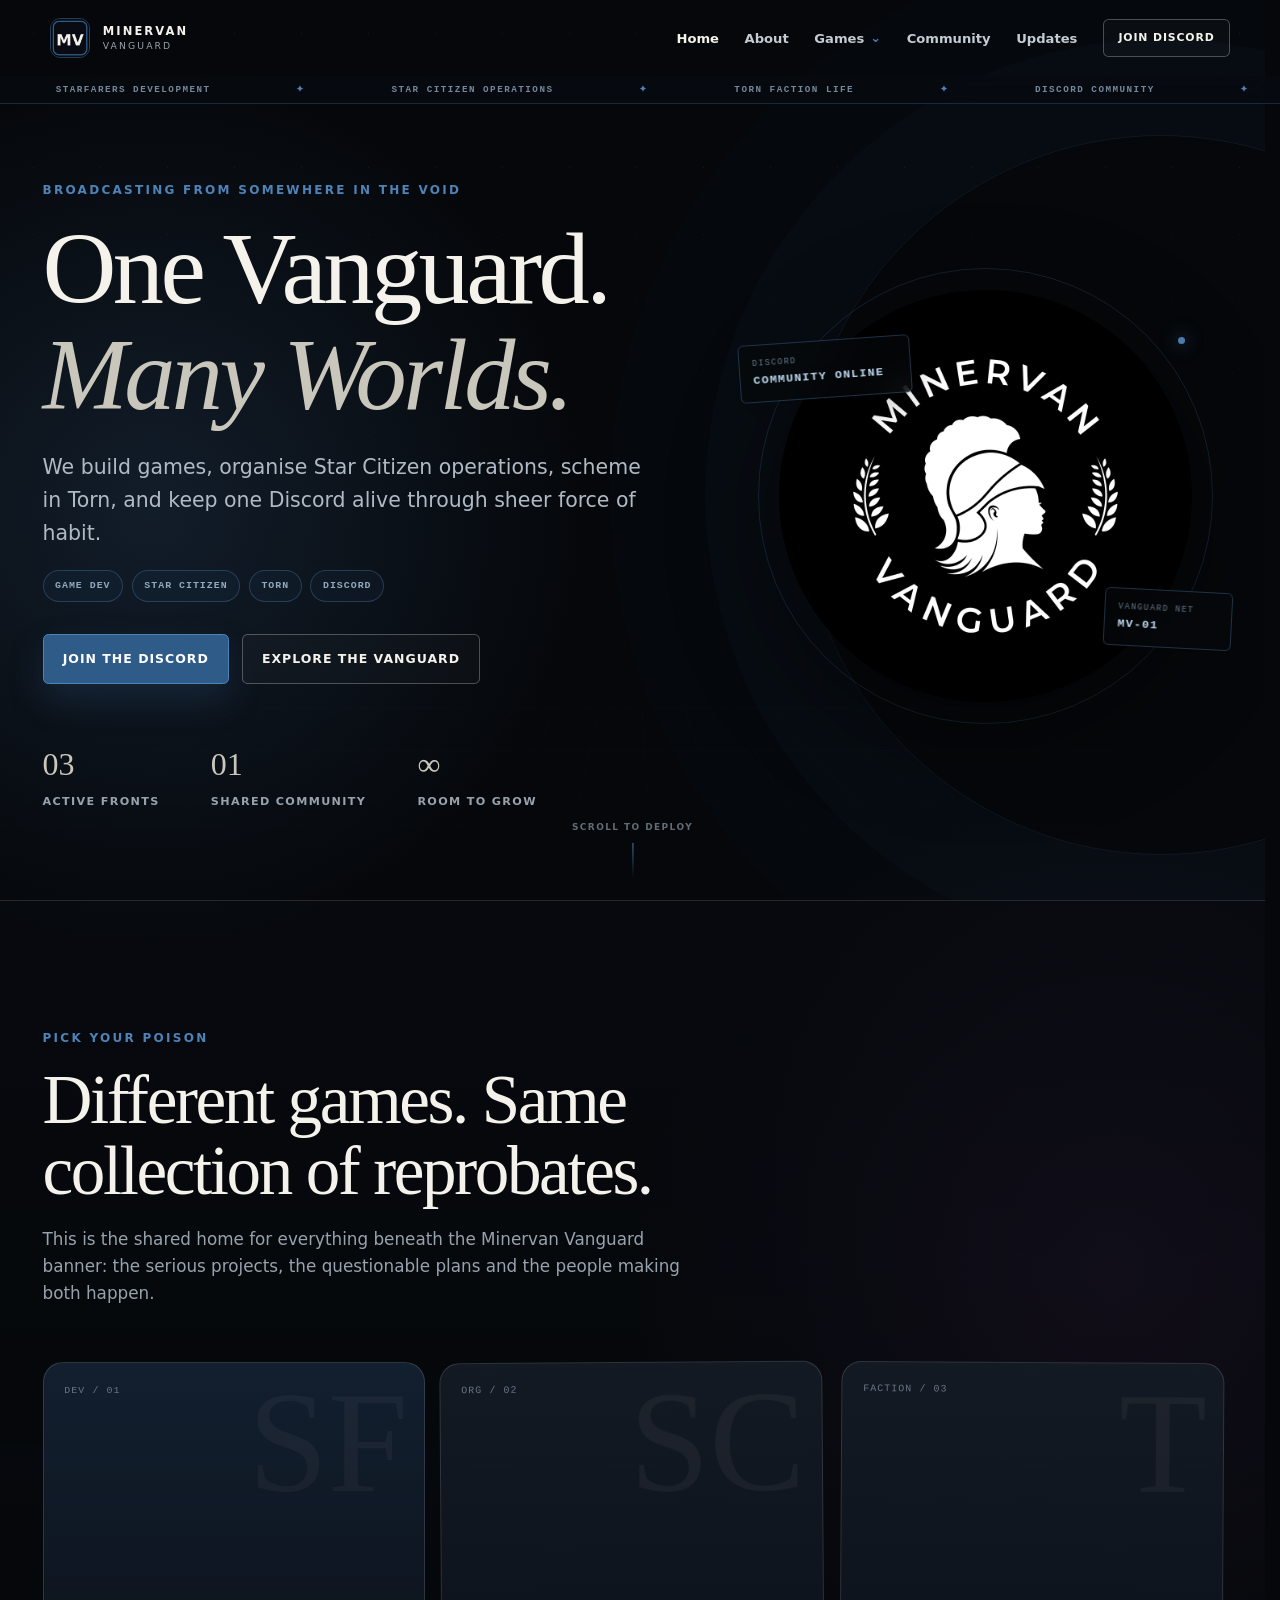
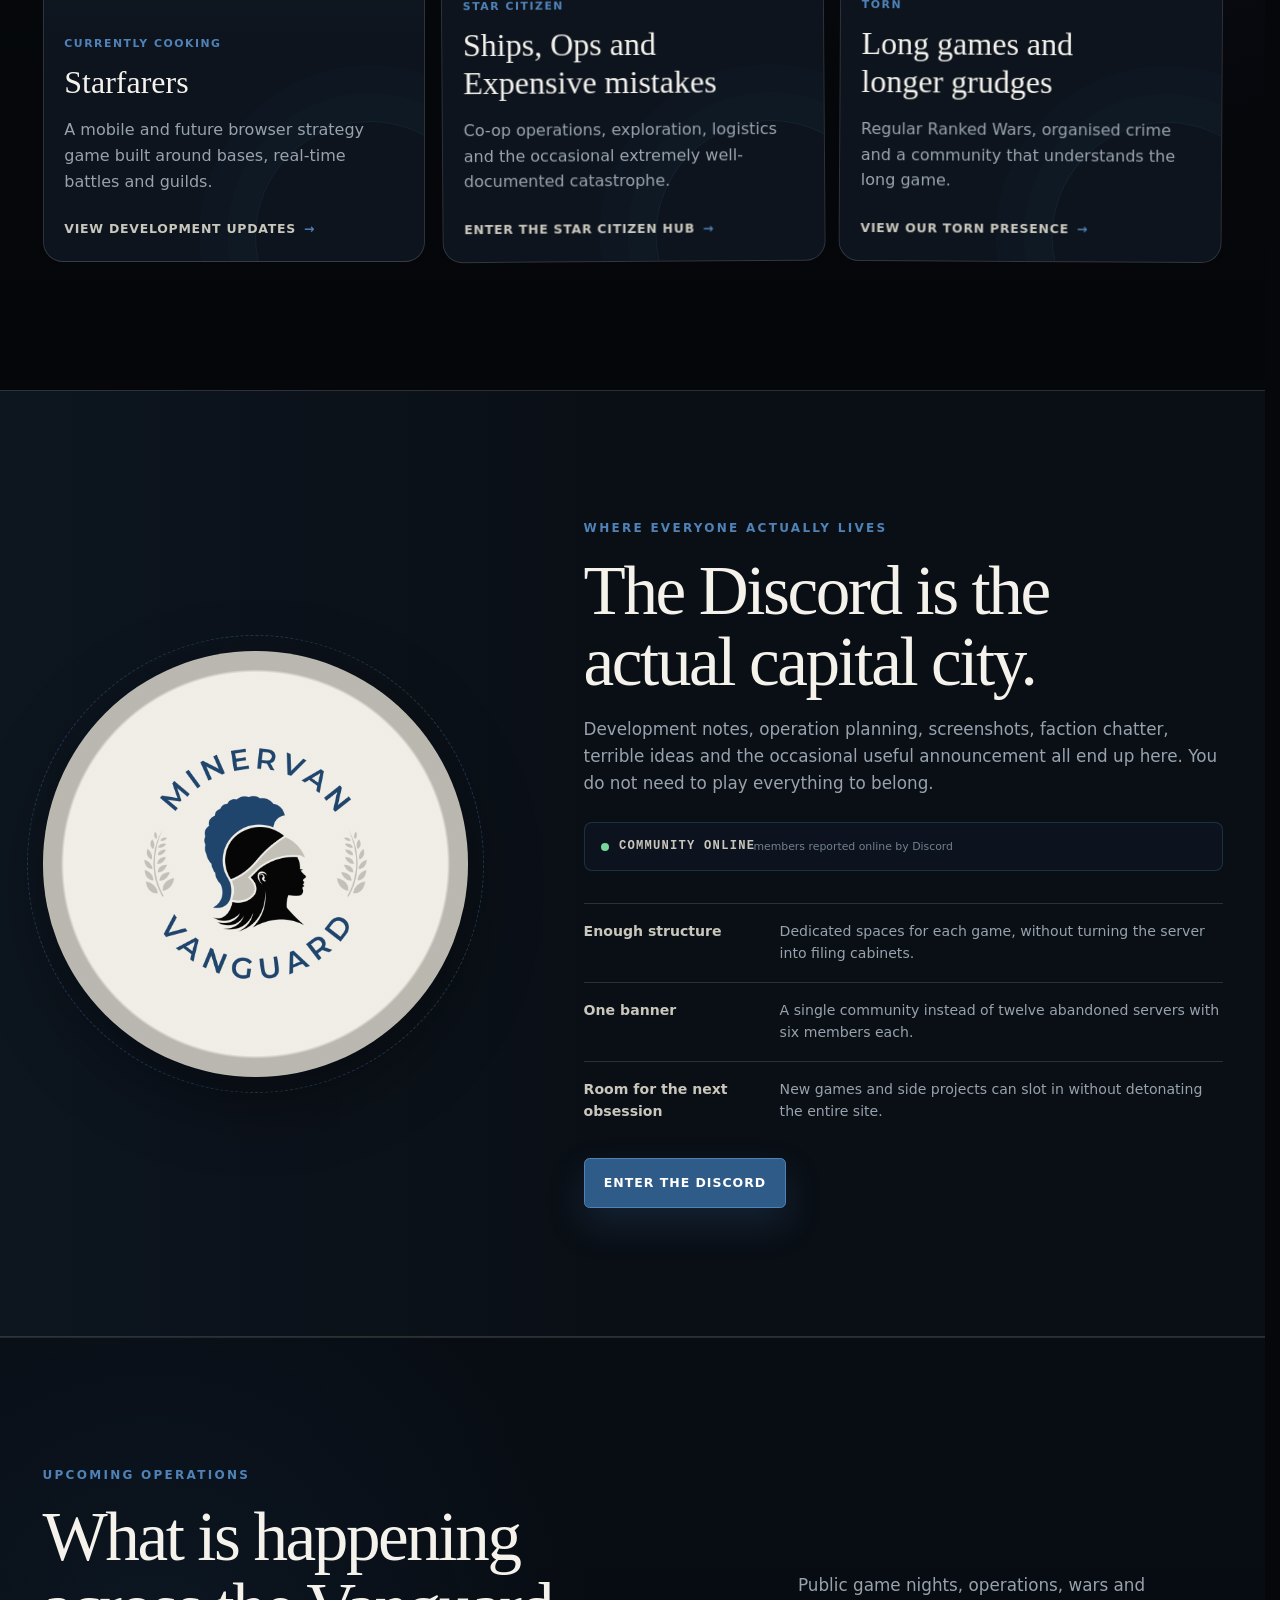
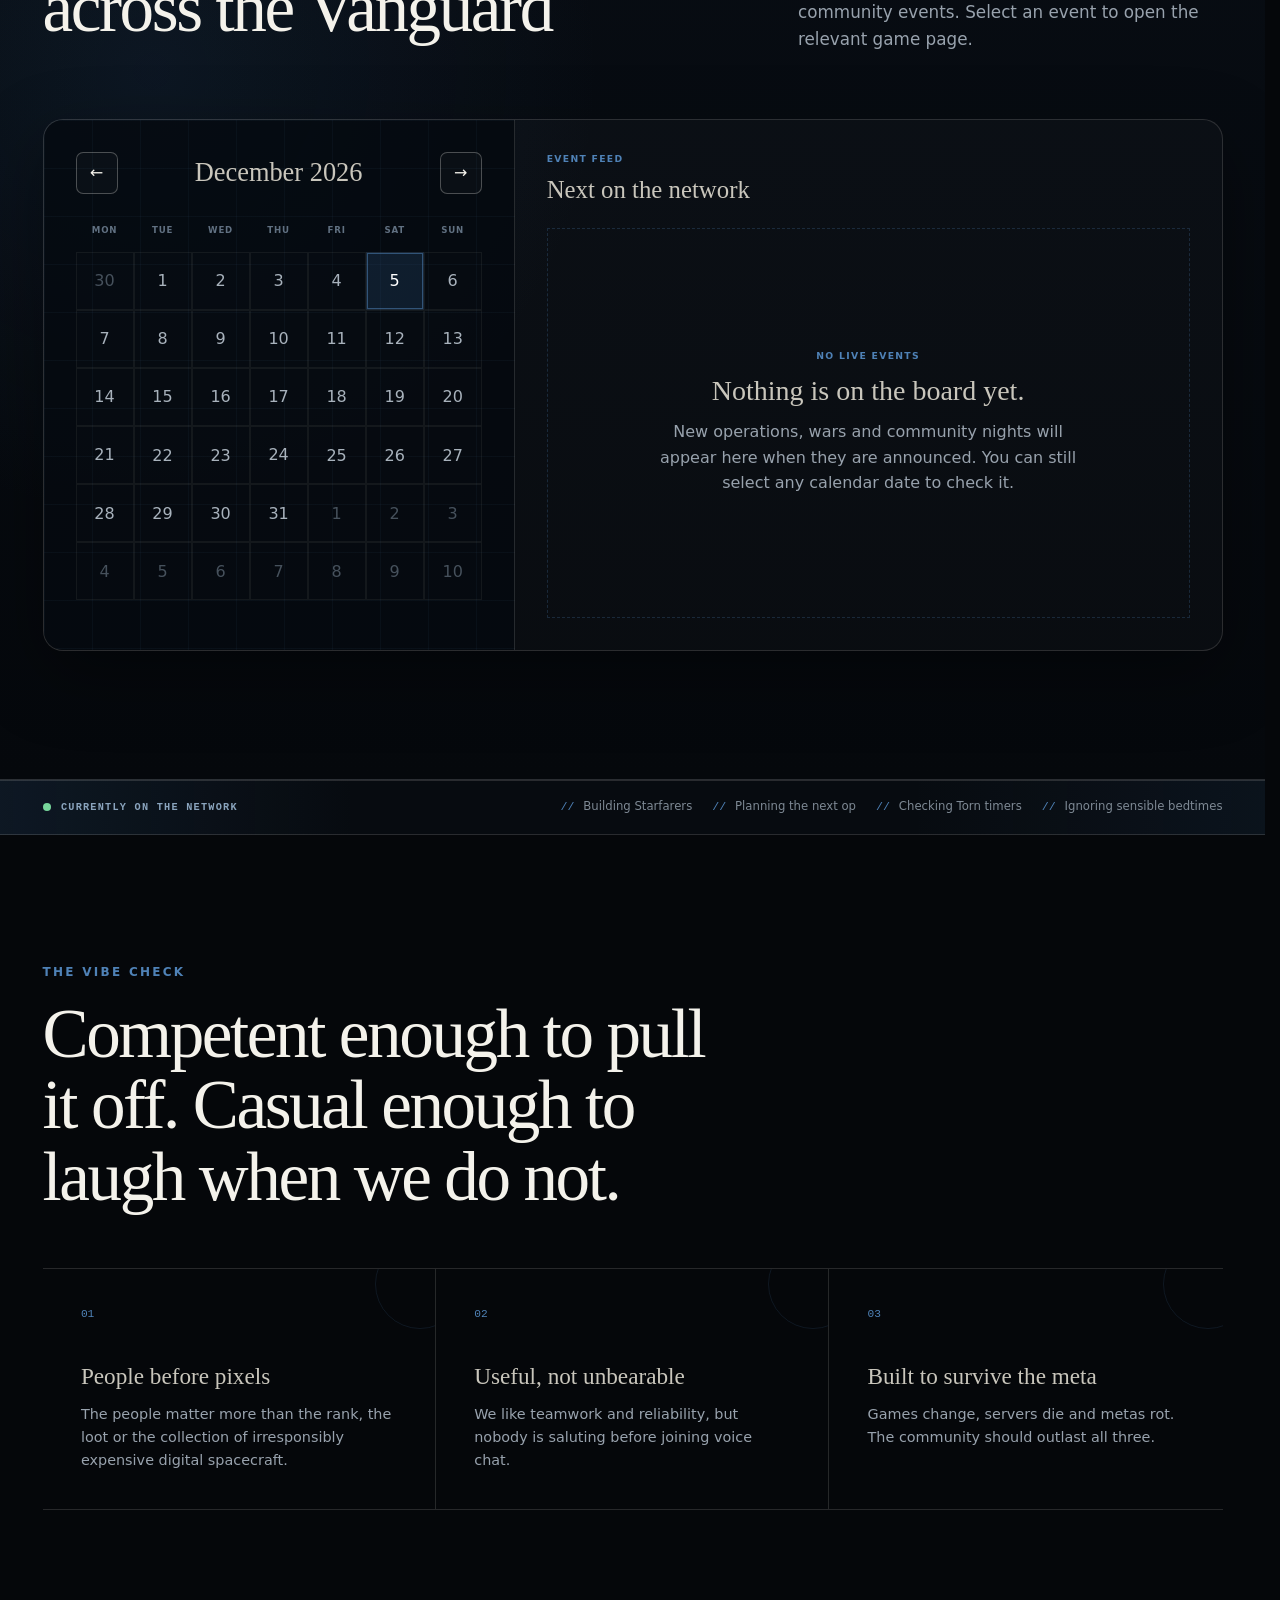
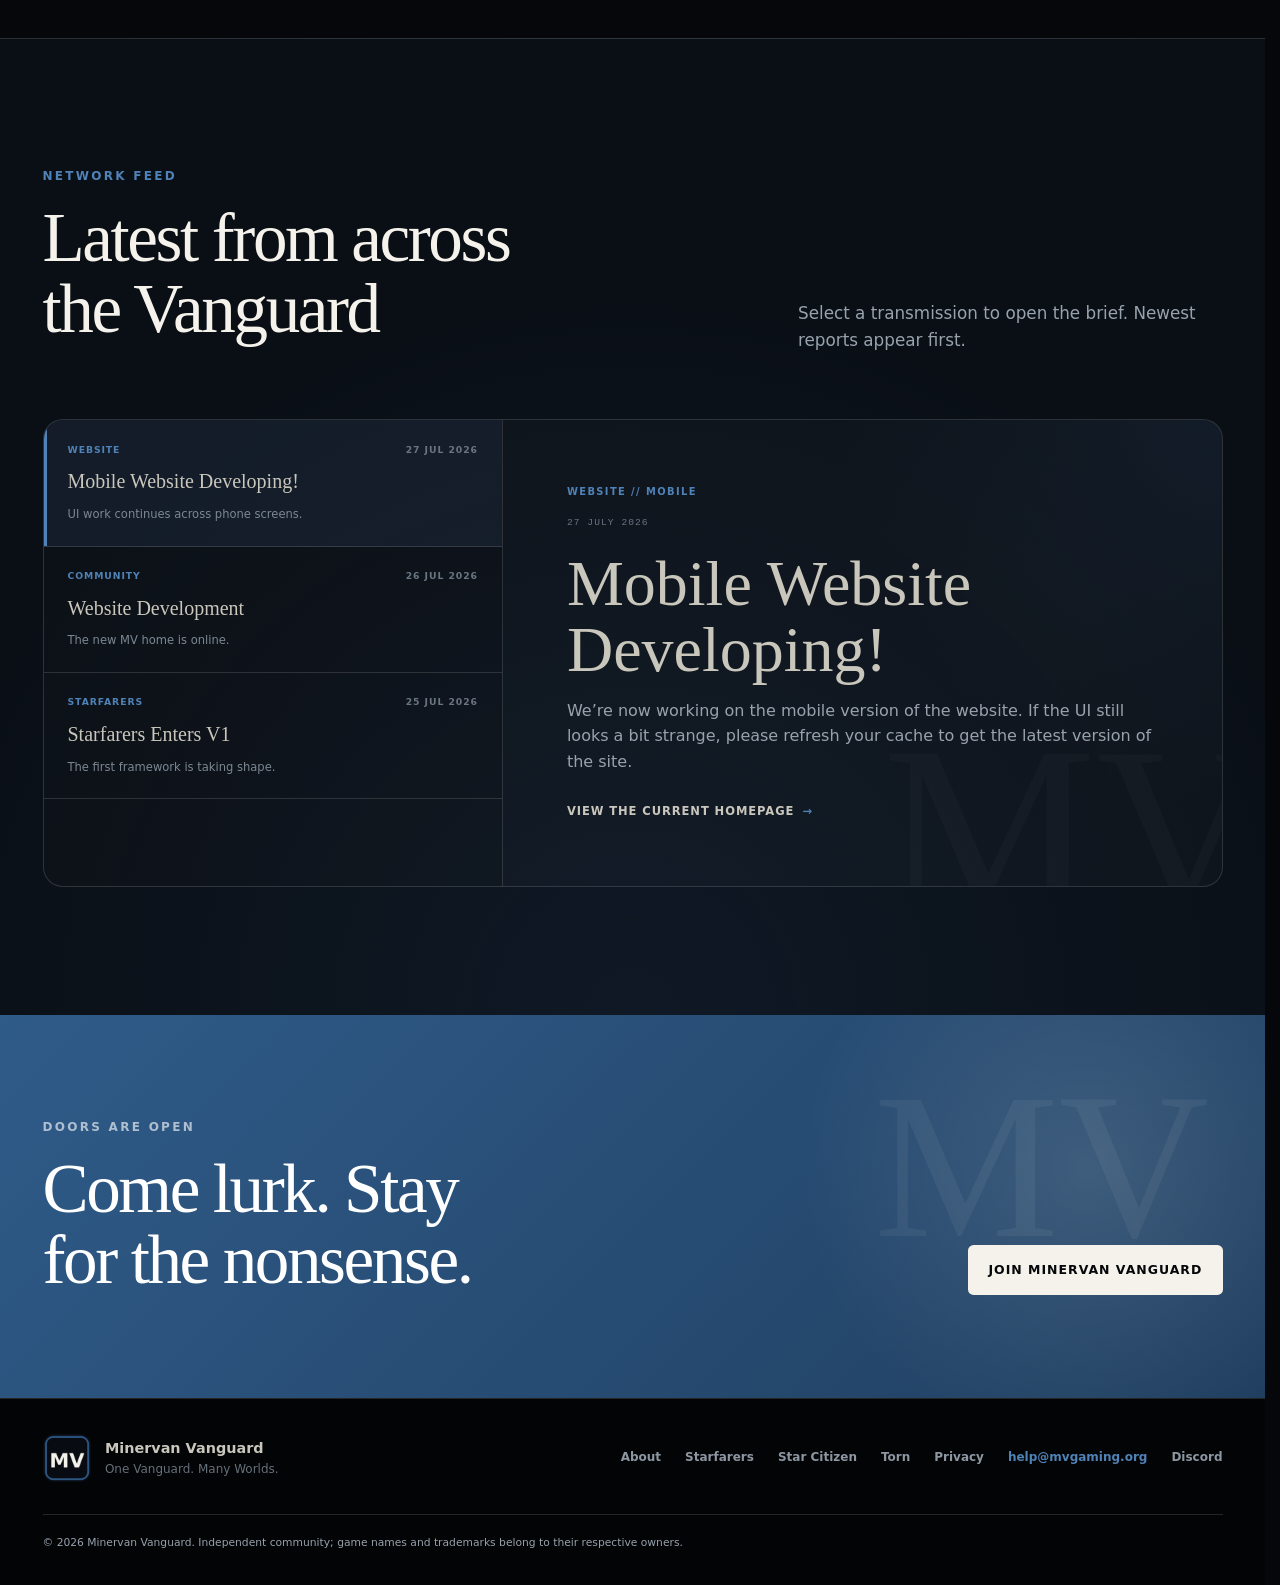
<file: index.html>
<!doctype html>
<html lang="en-GB">
<head>
  <meta charset="utf-8"><meta name="viewport" content="width=device-width, initial-scale=1">
  <meta name="theme-color" content="#06090e">
  <meta name="description" content="Minervan Vanguard — an international gaming community, MMO guild and home of Starfarers.">
  <title>Minervan Vanguard | One Vanguard. Many Worlds.</title>
<!-- Social sharing preview -->
  <meta property="og:type" content="website">
  <meta property="og:site_name" content="Minervan Vanguard">
  <meta property="og:locale" content="en_GB">
  <meta property="og:title" content="Minervan Vanguard | One Vanguard. Many Worlds.">
  <meta property="og:description" content="Gaming community, MMO guild and home of Starfarers.">
  <meta property="og:url" content="https://mvgaming.org/">
  <meta property="og:image" content="https://mvgaming.org/assets/social/homepage-social-v3.jpg?v=3">
  <meta property="og:image:secure_url" content="https://mvgaming.org/assets/social/homepage-social-v3.jpg?v=3">
  <meta property="og:image:type" content="image/jpeg">
  <meta property="og:image:width" content="1200">
  <meta property="og:image:height" content="630">
  <meta property="og:image:alt" content="Minervan Vanguard crest beside the words One Vanguard, Many Worlds.">
  <meta name="twitter:card" content="summary_large_image">
  <meta name="twitter:title" content="Minervan Vanguard | One Vanguard. Many Worlds.">
  <meta name="twitter:description" content="Gaming community, MMO guild and home of Starfarers.">
  <meta name="twitter:image" content="https://mvgaming.org/assets/social/homepage-social-v3.jpg?v=3">
  <meta name="twitter:image:alt" content="Minervan Vanguard crest beside the words One Vanguard, Many Worlds."><link rel="canonical" href="https://mvgaming.org/">
  <link rel="icon" type="image/png" href="./assets/favicon.png">
  <link rel="stylesheet" href="./styles.css?v=7"><link rel="stylesheet" href="./mobile-fix.css?v=3"><link rel="stylesheet" href="./ticker-fix.css?v=1"><link rel="stylesheet" href="./navigation-fix.css?v=2"><link rel="stylesheet" href="./cls-fix.css?v=2"><link rel="stylesheet" href="./site-extras.css?v=3">
  <script src="./site-config.js" defer></script><script src="./script.js?v=7" defer></script>
  <script>
    if (window.location.pathname.endsWith("/index.html")) {
      window.history.replaceState(null, "", "/" + window.location.search + window.location.hash);
    }
  </script>
  <script src="./events-data.js?v=2" defer></script>
  <script src="./events-widget.js?v=3" defer></script>
</head>
<body>
  <a class="skip-link" href="#main-content">Skip to content</a>
  <header class="site-header" data-header>
    <div class="container nav-wrap">
      <a class="brand" href="/" aria-label="Minervan Vanguard home">
        <img src="./assets/favicon.png" alt="" width="40" height="40">
        <span><strong>MINERVAN</strong><small>VANGUARD</small></span>
      </a>
      <button class="nav-toggle" type="button" aria-expanded="false" aria-controls="site-nav" data-nav-toggle>
        <span class="sr-only">Open navigation</span><span></span><span></span><span></span>
      </button>
      <nav class="site-nav" id="site-nav" aria-label="Main navigation" data-nav>
        <a href="/" aria-current="page">Home</a>
        <a href="./about.html">About</a>
        <div class="nav-dropdown" data-nav-dropdown>
          <button class="nav-dropdown-toggle" type="button" aria-expanded="false" data-dropdown-toggle>
            Games <span aria-hidden="true">⌄</span>
          </button>
          <div class="nav-dropdown-menu" data-dropdown-menu>
            <a href="./starfarers.html"><strong>Starfarers</strong><span>Our game in development</span></a><a href="./star-citizen.html"><strong>Star Citizen</strong><span>Organisation hub</span></a><a href="./torn.html"><strong>Torn</strong><span>Faction profile</span></a>
          </div>
        </div>
        <a href="#community">Community</a>
        <a href="#updates">Updates</a>
        <a class="button button-small button-outline js-discord-link" href="#community">Join Discord</a>
      </nav>
    </div>
  </header>
  <div class="signal-strip" aria-hidden="true"><div class="signal-track"><div class="signal-group">
        <span>STARFARERS DEVELOPMENT</span><i>✦</i>
        <span>STAR CITIZEN OPERATIONS</span><i>✦</i>
        <span>TORN FACTION LIFE</span><i>✦</i>
        <span>DISCORD COMMUNITY</span><i>✦</i>
      </div><div class="signal-group">
        <span>STARFARERS DEVELOPMENT</span><i>✦</i>
        <span>STAR CITIZEN OPERATIONS</span><i>✦</i>
        <span>TORN FACTION LIFE</span><i>✦</i>
        <span>DISCORD COMMUNITY</span><i>✦</i>
      </div></div></div>
  <main id="main-content">
    <section class="hero" id="top">
      <div class="hero-grid container">
        <div class="hero-copy reveal">
          <p class="eyebrow">Broadcasting from somewhere in the void</p>
          <h1>One Vanguard.<br><span>Many Worlds.</span></h1>
          <p class="hero-lead">We build games, organise Star Citizen operations, scheme in Torn, and keep one Discord alive through sheer force of habit.</p>
          <div class="hero-tags" aria-label="Community areas"><span>Game Dev</span><span>Star Citizen</span><span>Torn</span><span>Discord</span></div>
          <div class="hero-actions"><a class="button button-primary js-discord-link" href="#community">Join the Discord</a><a class="button button-ghost" href="#divisions">Explore the Vanguard</a></div>
          <dl class="hero-stats" aria-label="Minervan Vanguard at a glance"><div><dt>03</dt><dd>Active fronts</dd></div><div><dt>01</dt><dd>Shared community</dd></div><div><dt>∞</dt><dd>Room to grow</dd></div></dl>
        </div>
        <div class="hero-emblem reveal" aria-label="Minervan Vanguard crest">
          <div class="emblem-orbit" aria-hidden="true"></div>
          <div class="signal-card signal-card-top"><span>DISCORD</span><strong data-discord-count>CONNECTING</strong></div>
          <div class="signal-card signal-card-bottom" aria-hidden="true"><span>VANGUARD NET</span><strong>MV-01</strong></div>
          <img src="./assets/minervan-vanguard-white.png" alt="Minervan Vanguard crest" width="2048" height="2048" decoding="async" fetchpriority="high" loading="eager">
        </div>
      </div>
      <div class="hero-scroll" aria-hidden="true"><span>Scroll to deploy</span><i></i></div>
    </section>

    <section class="section intro" id="divisions">
      <div class="container">
        <div class="section-heading reveal"><p class="eyebrow">Pick your poison</p><h2>Different games. Same collection of reprobates.</h2><p>This is the shared home for everything beneath the Minervan Vanguard banner: the serious projects, the questionable plans and the people making both happen.</p></div>
        <div class="division-grid">
          <article class="division-card division-card-game reveal" id="game"><div class="card-code">DEV / 01</div><div class="card-mark">SF</div><div class="card-content"><p class="card-label">Currently cooking</p><h3>Starfarers</h3><p>A mobile and future browser strategy game built around bases, real-time battles and guilds.</p><a class="text-link" href="./starfarers.html">View development updates <span>→</span></a></div></article>
          <article class="division-card reveal" id="star-citizen"><div class="card-code">ORG / 02</div><div class="card-mark">SC</div><div class="card-content"><p class="card-label">Star Citizen</p><h3>Ships, Ops and Expensive mistakes</h3><p>Co-op operations, exploration, logistics and the occasional extremely well-documented catastrophe.</p><a class="text-link" href="./star-citizen.html">Enter the Star Citizen hub <span>→</span></a></div></article>
          <article class="division-card reveal" id="torn"><div class="card-code">FACTION / 03</div><div class="card-mark">T</div><div class="card-content"><p class="card-label">Torn</p><h3>Long games and longer grudges</h3><p>Regular Ranked Wars, organised crime and a community that understands the long game.</p><a class="text-link" href="./torn.html">View our Torn presence <span>→</span></a></div></article>
        </div>
      </div>
    </section>

    <section class="section community-section" id="community">
      <div class="container community-grid">
        <div class="community-logo reveal"><div class="colour-logo-panel"><img src="./assets/minervan-vanguard-colour.png" alt="Coloured Minervan Vanguard crest" width="2048" height="2048" decoding="async" loading="lazy" fetchpriority="low"></div></div>
        <div class="community-copy reveal"><p class="eyebrow">Where everyone actually lives</p><h2>The Discord is the actual capital city.</h2><p>Development notes, operation planning, screenshots, faction chatter, terrible ideas and the occasional useful announcement all end up here. You do not need to play everything to belong.</p>
          <div class="discord-live-row" aria-live="polite"><span class="pulse-dot"></span><strong data-discord-count>CONNECTING</strong><small>members reported online by Discord</small></div>
          <div class="community-points"><div><strong>Enough structure</strong><span>Dedicated spaces for each game, without turning the server into filing cabinets.</span></div><div><strong>One banner</strong><span>A single community instead of twelve abandoned servers with six members each.</span></div><div><strong>Room for the next obsession</strong><span>New games and side projects can slot in without detonating the entire site.</span></div></div>
          <a class="button button-primary js-discord-link" href="#">Enter the Discord</a>
        </div>
      </div>
    </section>

    <section class="section events-section" id="events">
      <div class="container">
        <div class="section-heading split reveal"><div><p class="eyebrow">Upcoming operations</p><h2>What is happening across the Vanguard</h2></div><p>Public game nights, operations, wars and community events. Select an event to open the relevant game page.</p></div>
        <div class="events-widget reveal" data-events-widget>
          <section class="events-calendar-panel" aria-label="Event calendar">
            <div class="calendar-toolbar"><button type="button" data-calendar-previous aria-label="Previous month">←</button><h3 data-calendar-month>Calendar</h3><button type="button" data-calendar-next aria-label="Next month">→</button></div>
            <div class="calendar-weekdays" aria-hidden="true"><span>MON</span><span>TUE</span><span>WED</span><span>THU</span><span>FRI</span><span>SAT</span><span>SUN</span></div>
            <div class="calendar-grid" data-calendar-grid aria-live="polite"></div>
          </section>
          <section class="events-list-panel" aria-label="Upcoming events"><div class="events-list-heading"><div><span data-events-kicker>EVENT FEED</span><strong data-events-title>Next on the network</strong></div><button type="button" class="events-reset" data-events-reset hidden>Show upcoming</button></div><div class="events-list" data-events-list aria-live="polite"><div class="events-empty"><span>LOADING EVENTS</span><h3>Checking the board…</h3></div></div></section>
        </div>
      </div>
    </section>

    <section class="now-playing"><div class="container now-playing-grid reveal"><div class="now-playing-label"><span class="pulse-dot"></span>CURRENTLY ON THE NETWORK</div><div class="now-playing-items"><span>Building Starfarers</span><span>Planning the next op</span><span>Checking Torn timers</span><span>Ignoring sensible bedtimes</span></div></div></section>

    <section class="section principles"><div class="container"><div class="section-heading compact reveal"><p class="eyebrow">The vibe check</p><h2>Competent enough to pull it off. Casual enough to laugh when we do not.</h2></div><div class="principle-grid"><article class="reveal"><span>01</span><h3>People before pixels</h3><p>The people matter more than the rank, the loot or the collection of irresponsibly expensive digital spacecraft.</p></article><article class="reveal"><span>02</span><h3>Useful, not unbearable</h3><p>We like teamwork and reliability, but nobody is saluting before joining voice chat.</p></article><article class="reveal"><span>03</span><h3>Built to survive the meta</h3><p>Games change, servers die and metas rot. The community should outlast all three.</p></article></div></div></section>

    <section class="section updates-section" id="updates">
      <div class="container">
        <div class="section-heading split reveal"><div><p class="eyebrow">Network feed</p><h2>Latest from across the Vanguard</h2></div><p>Select a transmission to open the brief. Newest reports appear first.</p></div>
        <div class="news-console reveal">
          <div class="news-list" role="tablist" aria-label="Latest news">
            <button class="news-item is-active" type="button" role="tab" aria-selected="true" aria-controls="news-mobile" data-news-target="news-mobile"><span><b>Website</b><time datetime="2026-07-27">27 Jul 2026</time></span><strong>Mobile Website Developing!</strong><small>UI work continues across phone screens.</small></button>
            <button class="news-item" type="button" role="tab" aria-selected="false" aria-controls="news-website" data-news-target="news-website"><span><b>Community</b><time datetime="2026-07-26">26 Jul 2026</time></span><strong>Website Development</strong><small>The new MV home is online.</small></button>
            <button class="news-item" type="button" role="tab" aria-selected="false" aria-controls="news-starfarers" data-news-target="news-starfarers"><span><b>Starfarers</b><time datetime="2026-07-25">25 Jul 2026</time></span><strong>Starfarers Enters V1</strong><small>The first framework is taking shape.</small></button>
          </div>
          <div class="news-stage">
            <article class="news-detail is-active" id="news-mobile" role="tabpanel"><p class="news-category">WEBSITE // MOBILE</p><time datetime="2026-07-27">27 JULY 2026</time><h3>Mobile Website Developing!</h3><p>We’re now working on the mobile version of the website. If the UI still looks a bit strange, please refresh your cache to get the latest version of the site.</p><a href="#top">View the current homepage <span>→</span></a></article>
            <article class="news-detail" id="news-website" role="tabpanel" hidden><p class="news-category">COMMUNITY // WEBSITE</p><time datetime="2026-07-26">26 JULY 2026</time><h3>Website Development</h3><p>Our new website is up and running. Please be patient while we troubleshoot issues and continue developing it to meet our growing needs.</p><a href="./about.html">Read about the Vanguard <span>→</span></a></article>
            <article class="news-detail" id="news-starfarers" role="tabpanel" hidden><p class="news-category">DEVELOPMENT // V1</p><time datetime="2026-07-25">25 JULY 2026</time><h3>Starfarers Enters V1</h3><p>Starfarers entered its first phase of coding today, with Unity being powered up for the first time and the initial code laid down. The framework is starting to take shape, and we hope to show more on the Starfarers site soon.</p><a href="./starfarers.html">Visit Starfarers <span>→</span></a></article>
          </div>
        </div>
      </div>
    </section>

    <section class="cta-section"><div class="container cta-inner reveal"><div><p class="eyebrow">Doors are open</p><h2>Come lurk. Stay for the nonsense.</h2></div><a class="button button-light js-discord-link" href="#community">Join Minervan Vanguard</a></div></section>
  </main>
  <footer class="site-footer">
    <div class="container footer-grid">
      <div class="footer-brand"><img src="./assets/favicon.png" alt="" width="48" height="48"><div><strong>Minervan Vanguard</strong><span>One Vanguard. Many Worlds.</span></div></div>
      <div class="footer-links"><a href="./about.html">About</a><a href="./starfarers.html">Starfarers</a><a href="./star-citizen.html">Star Citizen</a><a href="./torn.html">Torn</a><a href="./privacy.html">Privacy</a><a href="mailto:help@mvgaming.org">help@mvgaming.org</a><a class="js-discord-link" href="#">Discord</a></div>
      <p class="footer-legal">© <span data-current-year>2026</span> Minervan Vanguard. Independent community; game names and trademarks belong to their respective owners.</p>
    </div>
  </footer>
  <!-- Cloudflare Web Analytics --><script type='module' src='https://static.cloudflareinsights.com/beacon.min.js' data-cf-beacon='{"token": "9397f7ea9f2148079393e1a5a0f765e2"}'></script><!-- End Cloudflare Web Analytics -->
</body></html>
</file>
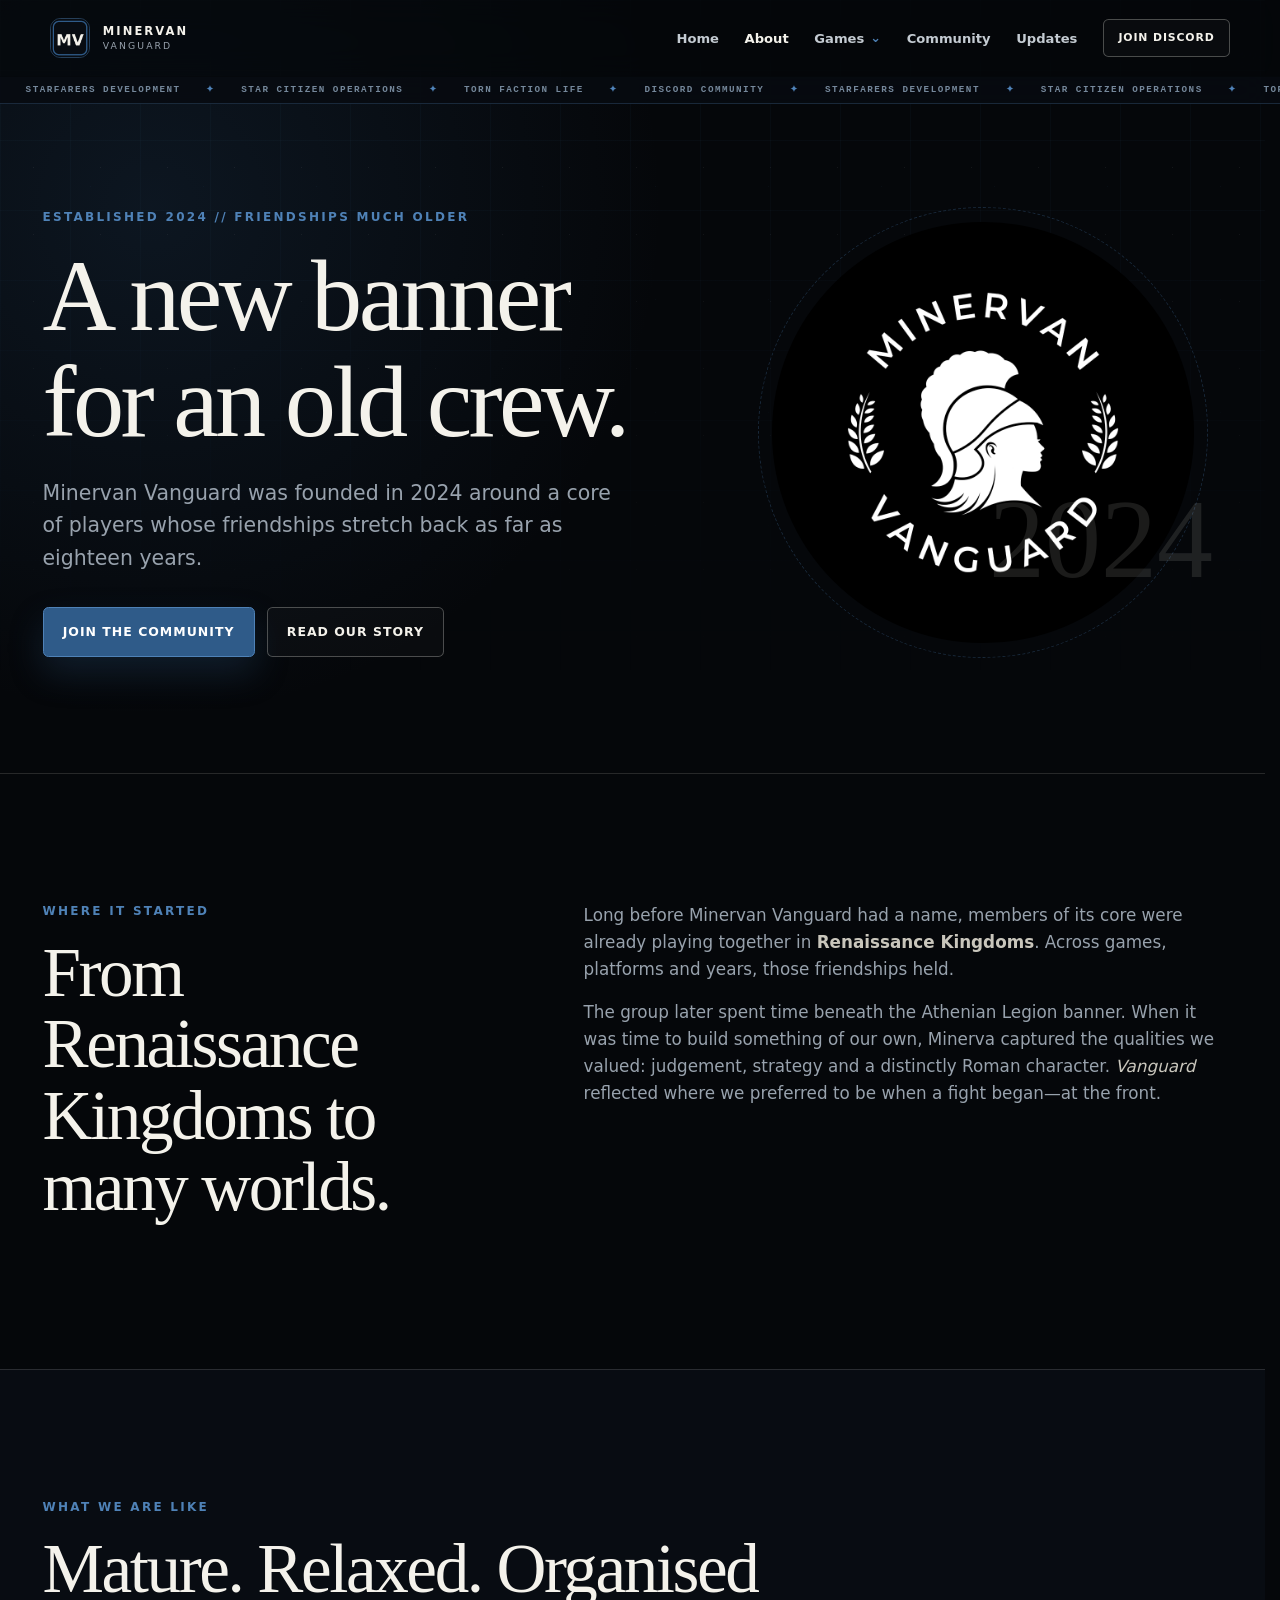
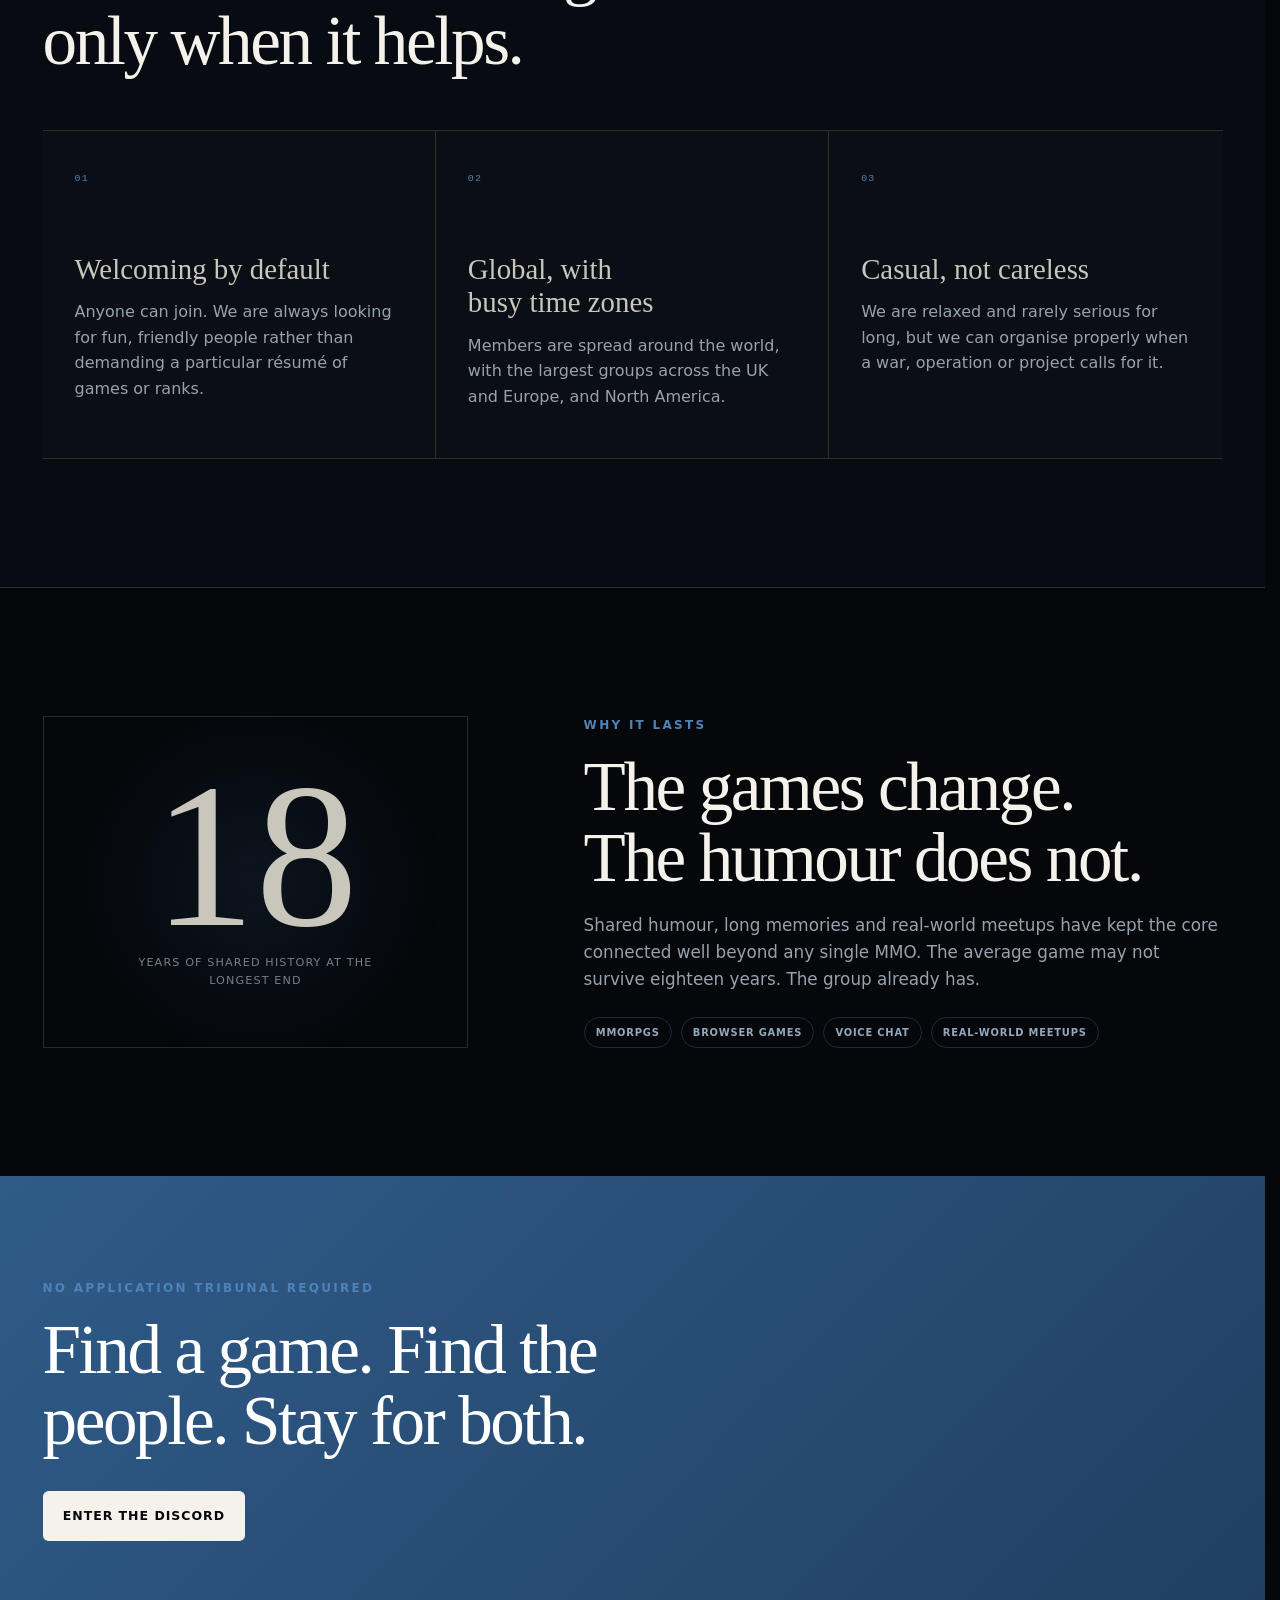
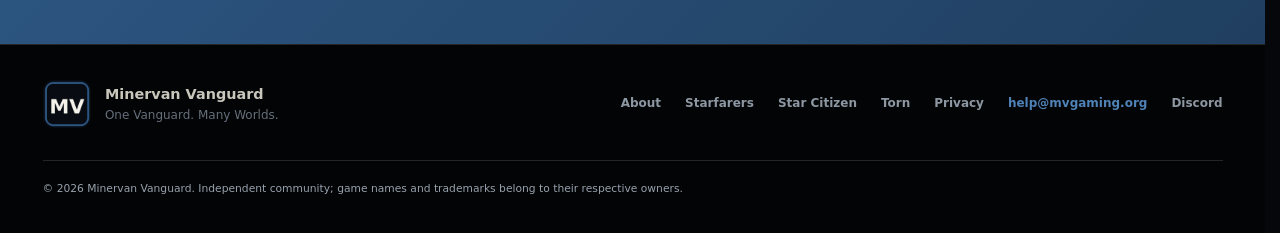
<file: about.html>
<!doctype html><html lang="en-GB"><head><meta charset="utf-8"><meta name="viewport" content="width=device-width, initial-scale=1"><meta name="theme-color" content="#06090e"><meta name="description" content="The story, culture and people behind Minervan Vanguard."><title>About | Minervan Vanguard</title><link rel="canonical" href="https://mvgaming.org/about.html"><link rel="icon" type="image/png" href="./assets/favicon.png"><link rel="stylesheet" href="./styles.css?v=7"><link rel="stylesheet" href="./pages.css?v=1"><link rel="stylesheet" href="./navigation-fix.css?v=2"><link rel="stylesheet" href="./cls-fix.css?v=2"><link rel="stylesheet" href="./site-extras.css?v=1"><script src="./site-config.js" defer></script><script src="./pages.js?v=1" defer></script></head><body class="inner-page about-page"><a class="skip-link" href="#main-content">Skip to content</a><header class="site-header" data-header>
    <div class="container nav-wrap">
      <a class="brand" href="/" aria-label="Minervan Vanguard home">
        <img src="./assets/favicon.png" alt="" width="40" height="40">
        <span><strong>MINERVAN</strong><small>VANGUARD</small></span>
      </a>
      <button class="nav-toggle" type="button" aria-expanded="false" aria-controls="site-nav" data-nav-toggle>
        <span class="sr-only">Open navigation</span><span></span><span></span><span></span>
      </button>
      <nav class="site-nav" id="site-nav" aria-label="Main navigation" data-nav>
        <a href="/">Home</a>
        <a href="./about.html" aria-current="page">About</a>
        <div class="nav-dropdown" data-nav-dropdown>
          <button class="nav-dropdown-toggle" type="button" aria-expanded="false" data-dropdown-toggle>
            Games <span aria-hidden="true">⌄</span>
          </button>
          <div class="nav-dropdown-menu" data-dropdown-menu>
            <a href="./starfarers.html"><strong>Starfarers</strong><span>Our game in development</span></a><a href="./star-citizen.html"><strong>Star Citizen</strong><span>Organisation hub</span></a><a href="./torn.html"><strong>Torn</strong><span>Faction profile</span></a>
          </div>
        </div>
        <a href="/#community">Community</a>
        <a href="/#updates">Updates</a>
        <a class="button button-small button-outline js-discord-link" href="#community">Join Discord</a>
      </nav>
    </div>
  </header><div class="signal-strip" aria-hidden="true"><div class="signal-track"><div class="signal-group">
        <span>STARFARERS DEVELOPMENT</span><i>✦</i>
        <span>STAR CITIZEN OPERATIONS</span><i>✦</i>
        <span>TORN FACTION LIFE</span><i>✦</i>
        <span>DISCORD COMMUNITY</span><i>✦</i>
      </div><div class="signal-group">
        <span>STARFARERS DEVELOPMENT</span><i>✦</i>
        <span>STAR CITIZEN OPERATIONS</span><i>✦</i>
        <span>TORN FACTION LIFE</span><i>✦</i>
        <span>DISCORD COMMUNITY</span><i>✦</i>
      </div></div></div><main id="main-content">
<section class="page-hero about-hero"><div class="container page-hero-grid"><div class="page-hero-copy reveal"><p class="eyebrow">Established 2024 // friendships much older</p><h1>A new banner for an old crew.</h1><p>Minervan Vanguard was founded in 2024 around a core of players whose friendships stretch back as far as eighteen years.</p><div class="page-hero-actions"><a class="button button-primary js-discord-link" href="#">Join the community</a><a class="button button-ghost" href="#story">Read our story</a></div></div><div class="page-hero-mark reveal"><img src="./assets/minervan-vanguard-white.png" alt="Minervan Vanguard crest" width="2048" height="2048" decoding="async" fetchpriority="high" loading="eager"><span>2024</span></div></div></section>
<section class="page-section" id="story"><div class="container story-grid"><div class="story-lead reveal"><p class="eyebrow">Where it started</p><h2>From Renaissance Kingdoms to many worlds.</h2></div><div class="story-copy reveal"><p>Long before Minervan Vanguard had a name, members of its core were already playing together in <strong>Renaissance Kingdoms</strong>. Across games, platforms and years, those friendships held.</p><p>The group later spent time beneath the Athenian Legion banner. When it was time to build something of our own, Minerva captured the qualities we valued: judgement, strategy and a distinctly Roman character. <em>Vanguard</em> reflected where we preferred to be when a fight began—at the front.</p></div></div></section>
<section class="page-section page-panel-section"><div class="container"><div class="page-heading reveal"><p class="eyebrow">What we are like</p><h2>Mature. Relaxed. Organised only when it helps.</h2></div><div class="value-grid"><article class="reveal"><span>01</span><h3>Welcoming by default</h3><p>Anyone can join. We are always looking for fun, friendly people rather than demanding a particular résumé of games or ranks.</p></article><article class="reveal"><span>02</span><h3>Global, with busy time zones</h3><p>Members are spread around the world, with the largest groups across the UK and Europe, and North America.</p></article><article class="reveal"><span>03</span><h3>Casual, not careless</h3><p>We are relaxed and rarely serious for long, but we can organise properly when a war, operation or project calls for it.</p></article></div></div></section>
<section class="page-section"><div class="container bond-grid"><div class="bond-stat reveal"><strong>18</strong><span>years of shared history at the longest end</span></div><div class="bond-copy reveal"><p class="eyebrow">Why it lasts</p><h2>The games change. The humour does not.</h2><p>Shared humour, long memories and real-world meetups have kept the core connected well beyond any single MMO. The average game may not survive eighteen years. The group already has.</p><div class="mini-tags"><span>MMORPGs</span><span>Browser games</span><span>Voice chat</span><span>Real-world meetups</span></div></div></div></section>
<section class="page-cta"><div class="container"><p class="eyebrow">No application tribunal required</p><h2>Find a game. Find the people. Stay for both.</h2><a class="button button-light js-discord-link" href="#">Enter the Discord</a></div></section></main><footer class="site-footer">
    <div class="container footer-grid">
      <div class="footer-brand"><img src="./assets/favicon.png" alt="" width="48" height="48"><div><strong>Minervan Vanguard</strong><span>One Vanguard. Many Worlds.</span></div></div>
      <div class="footer-links"><a href="./about.html">About</a><a href="./starfarers.html">Starfarers</a><a href="./star-citizen.html">Star Citizen</a><a href="./torn.html">Torn</a><a href="./privacy.html">Privacy</a><a href="mailto:help@mvgaming.org">help@mvgaming.org</a><a class="js-discord-link" href="#">Discord</a></div>
      <p class="footer-legal">© <span data-current-year>2026</span> Minervan Vanguard. Independent community; game names and trademarks belong to their respective owners.</p>
    </div>
  </footer>  <!-- Cloudflare Web Analytics --><script type='module' src='https://static.cloudflareinsights.com/beacon.min.js' data-cf-beacon='{"token": "9397f7ea9f2148079393e1a5a0f765e2"}'></script><!-- End Cloudflare Web Analytics -->
</body></html>
</file>
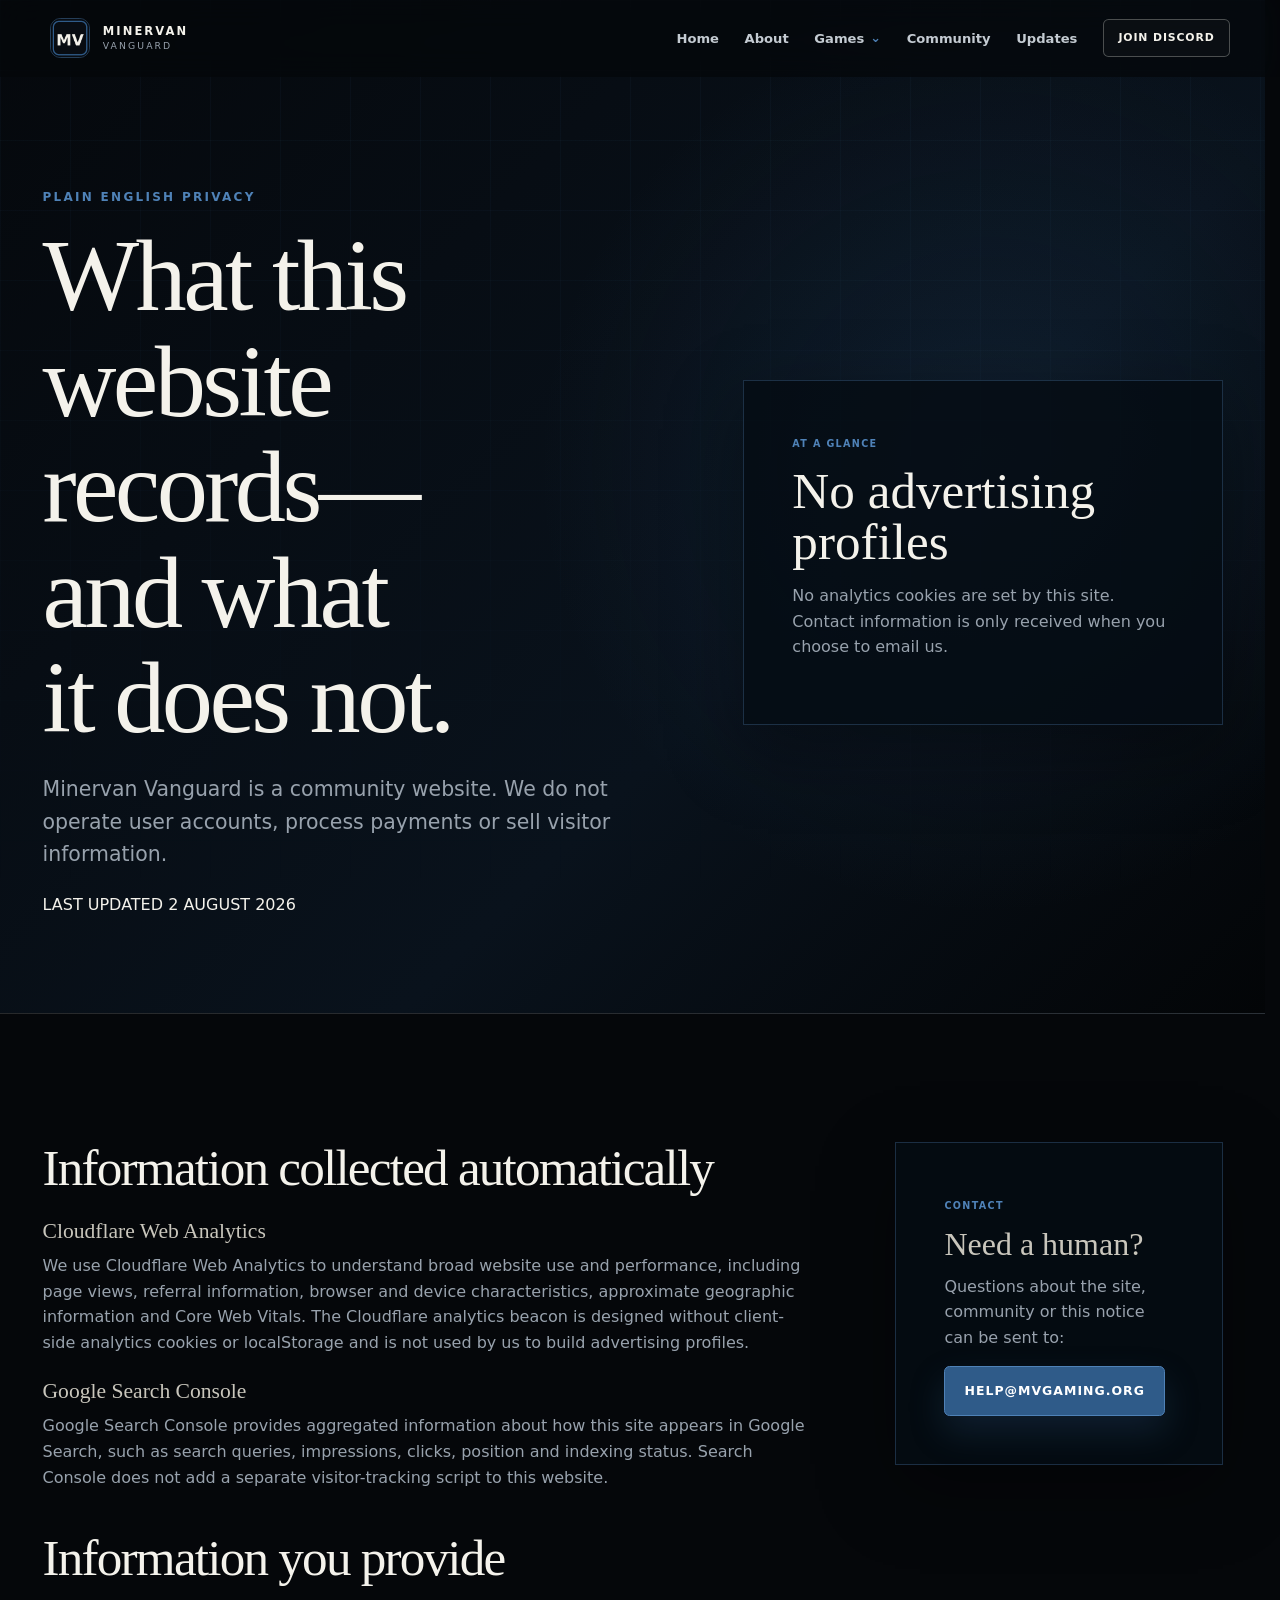
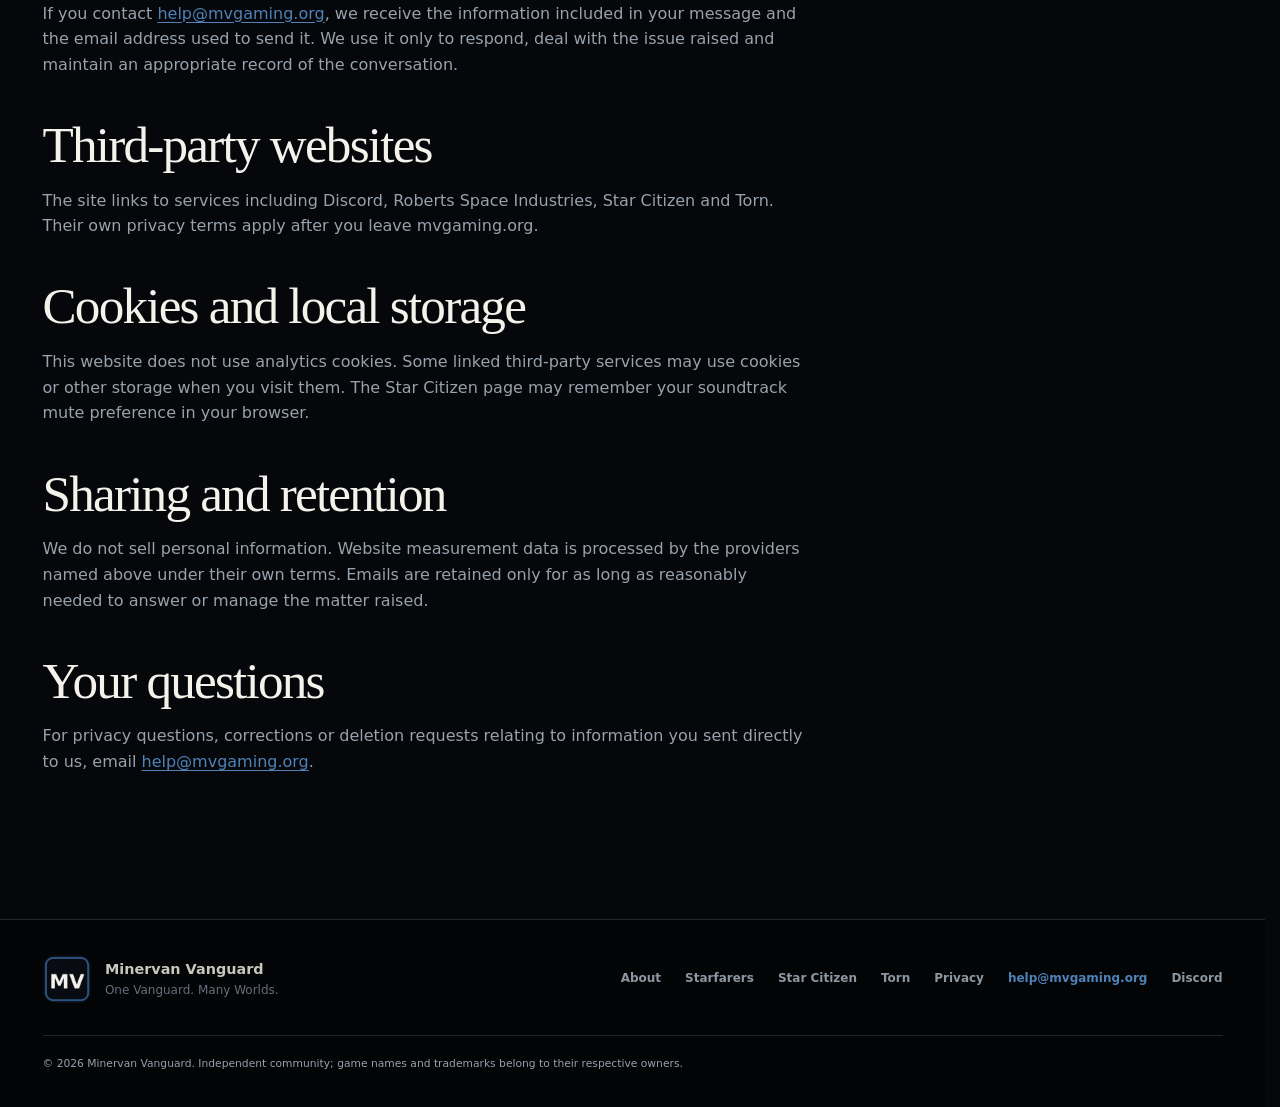
<file: privacy.html>
<!doctype html><html lang="en-GB"><head><meta charset="utf-8"><meta name="viewport" content="width=device-width, initial-scale=1"><meta name="theme-color" content="#06090e"><meta name="description" content="Privacy information for the Minervan Vanguard website."><title>Privacy | Minervan Vanguard</title><link rel="canonical" href="https://mvgaming.org/privacy.html"><link rel="icon" type="image/png" href="/assets/favicon.png"><link rel="stylesheet" href="/styles.css?v=7"><link rel="stylesheet" href="/pages.css?v=2"><link rel="stylesheet" href="/navigation-fix.css?v=2"><link rel="stylesheet" href="/cls-fix.css?v=2"><link rel="stylesheet" href="/site-extras.css?v=1"><script src="/site-config.js" defer></script><script src="/pages.js?v=1" defer></script></head><body class="inner-page privacy-page"><a class="skip-link" href="#main-content">Skip to content</a><header class="site-header" data-header><div class="container nav-wrap"><a class="brand" href="/" aria-label="Minervan Vanguard home"><img src="/assets/favicon.png" alt="" width="40" height="40"><span><strong>MINERVAN</strong><small>VANGUARD</small></span></a><button class="nav-toggle" type="button" aria-expanded="false" aria-controls="site-nav" data-nav-toggle><span class="sr-only">Open navigation</span><span></span><span></span><span></span></button><nav class="site-nav" id="site-nav" aria-label="Main navigation" data-nav><a href="/">Home</a><a href="/about.html">About</a><div class="nav-dropdown" data-nav-dropdown><button class="nav-dropdown-toggle" type="button" aria-expanded="false" data-dropdown-toggle>Games <span aria-hidden="true">⌄</span></button><div class="nav-dropdown-menu" data-dropdown-menu><a href="/starfarers.html"><strong>Starfarers</strong><span>Our game in development</span></a><a href="/star-citizen.html"><strong>Star Citizen</strong><span>Organisation hub</span></a><a href="/torn.html"><strong>Torn</strong><span>Faction profile</span></a></div></div><a href="/#community">Community</a><a href="/#updates">Updates</a><a class="button button-small button-outline js-discord-link" href="#">Join Discord</a></nav></div></header><main id="main-content"><section class="page-hero privacy-hero"><div class="container page-hero-grid"><div class="page-hero-copy reveal"><p class="eyebrow">Plain English privacy</p><h1>What this website records—and what it does not.</h1><p>Minervan Vanguard is a community website. We do not operate user accounts, process payments or sell visitor information.</p><span class="page-status">LAST UPDATED 2 AUGUST 2026</span></div><aside class="privacy-summary reveal"><span>AT A GLANCE</span><strong>No advertising profiles</strong><p>No analytics cookies are set by this site. Contact information is only received when you choose to email us.</p></aside></div></section><section class="page-section"><div class="container privacy-layout"><article class="privacy-content reveal"><h2>Information collected automatically</h2><h3>Cloudflare Web Analytics</h3><p>We use Cloudflare Web Analytics to understand broad website use and performance, including page views, referral information, browser and device characteristics, approximate geographic information and Core Web Vitals. The Cloudflare analytics beacon is designed without client-side analytics cookies or localStorage and is not used by us to build advertising profiles.</p><h3>Google Search Console</h3><p>Google Search Console provides aggregated information about how this site appears in Google Search, such as search queries, impressions, clicks, position and indexing status. Search Console does not add a separate visitor-tracking script to this website.</p><h2>Information you provide</h2><p>If you contact <a href="mailto:help@mvgaming.org">help@mvgaming.org</a>, we receive the information included in your message and the email address used to send it. We use it only to respond, deal with the issue raised and maintain an appropriate record of the conversation.</p><h2>Third-party websites</h2><p>The site links to services including Discord, Roberts Space Industries, Star Citizen and Torn. Their own privacy terms apply after you leave mvgaming.org.</p><h2>Cookies and local storage</h2><p>This website does not use analytics cookies. Some linked third-party services may use cookies or other storage when you visit them. The Star Citizen page may remember your soundtrack mute preference in your browser.</p><h2>Sharing and retention</h2><p>We do not sell personal information. Website measurement data is processed by the providers named above under their own terms. Emails are retained only for as long as reasonably needed to answer or manage the matter raised.</p><h2>Your questions</h2><p>For privacy questions, corrections or deletion requests relating to information you sent directly to us, email <a href="mailto:help@mvgaming.org">help@mvgaming.org</a>.</p></article><aside class="privacy-contact reveal"><span>CONTACT</span><h3>Need a human?</h3><p>Questions about the site, community or this notice can be sent to:</p><a class="button button-primary" href="mailto:help@mvgaming.org">help@mvgaming.org</a></aside></div></section></main><footer class="site-footer"><div class="container footer-grid"><div class="footer-brand"><img src="/assets/favicon.png" alt="" width="48" height="48"><div><strong>Minervan Vanguard</strong><span>One Vanguard. Many Worlds.</span></div></div><div class="footer-links"><a href="/about.html">About</a><a href="/starfarers.html">Starfarers</a><a href="/star-citizen.html">Star Citizen</a><a href="/torn.html">Torn</a><a href="/privacy.html">Privacy</a><a href="mailto:help@mvgaming.org">help@mvgaming.org</a><a class="js-discord-link" href="#">Discord</a></div><p class="footer-legal">© <span data-current-year>2026</span> Minervan Vanguard. Independent community; game names and trademarks belong to their respective owners.</p></div></footer><!-- Cloudflare Web Analytics --><script type='module' src='https://static.cloudflareinsights.com/beacon.min.js' data-cf-beacon='{"token": "9397f7ea9f2148079393e1a5a0f765e2"}'></script><!-- End Cloudflare Web Analytics --></body></html>
</file>
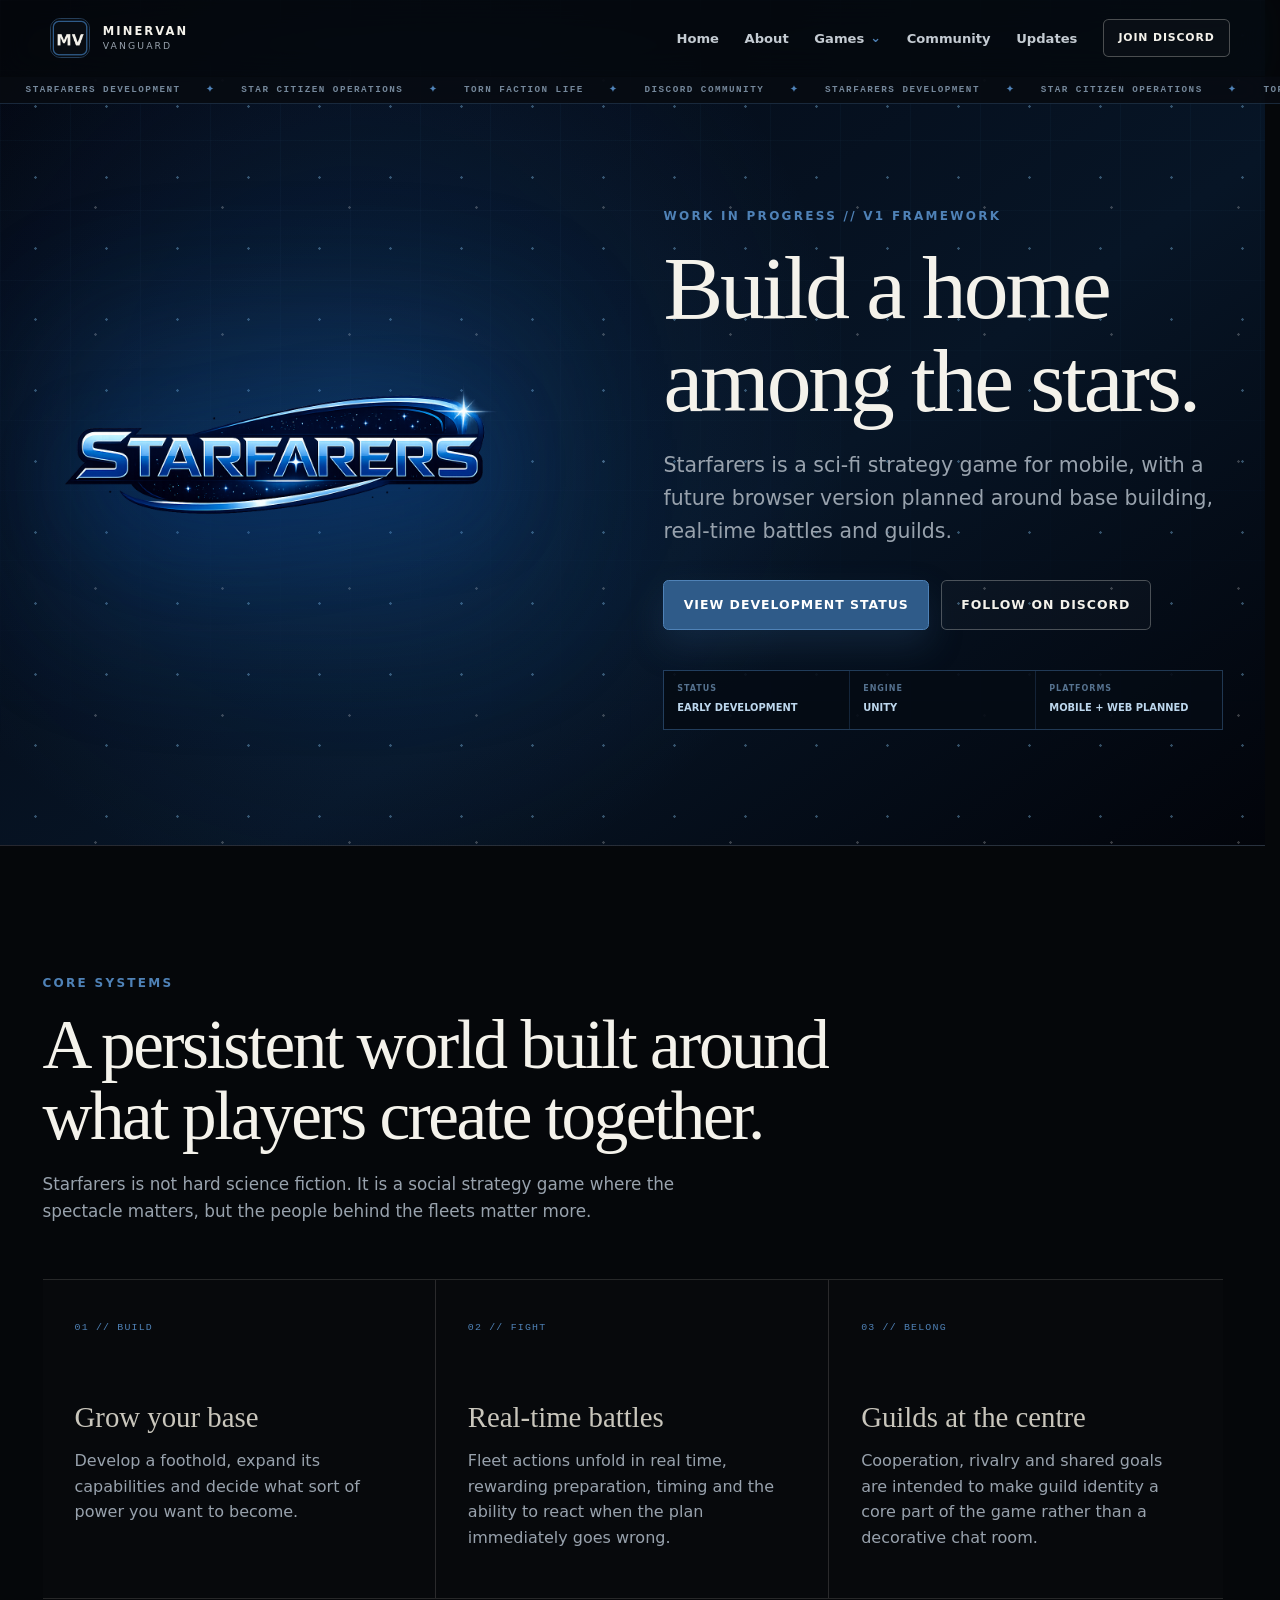
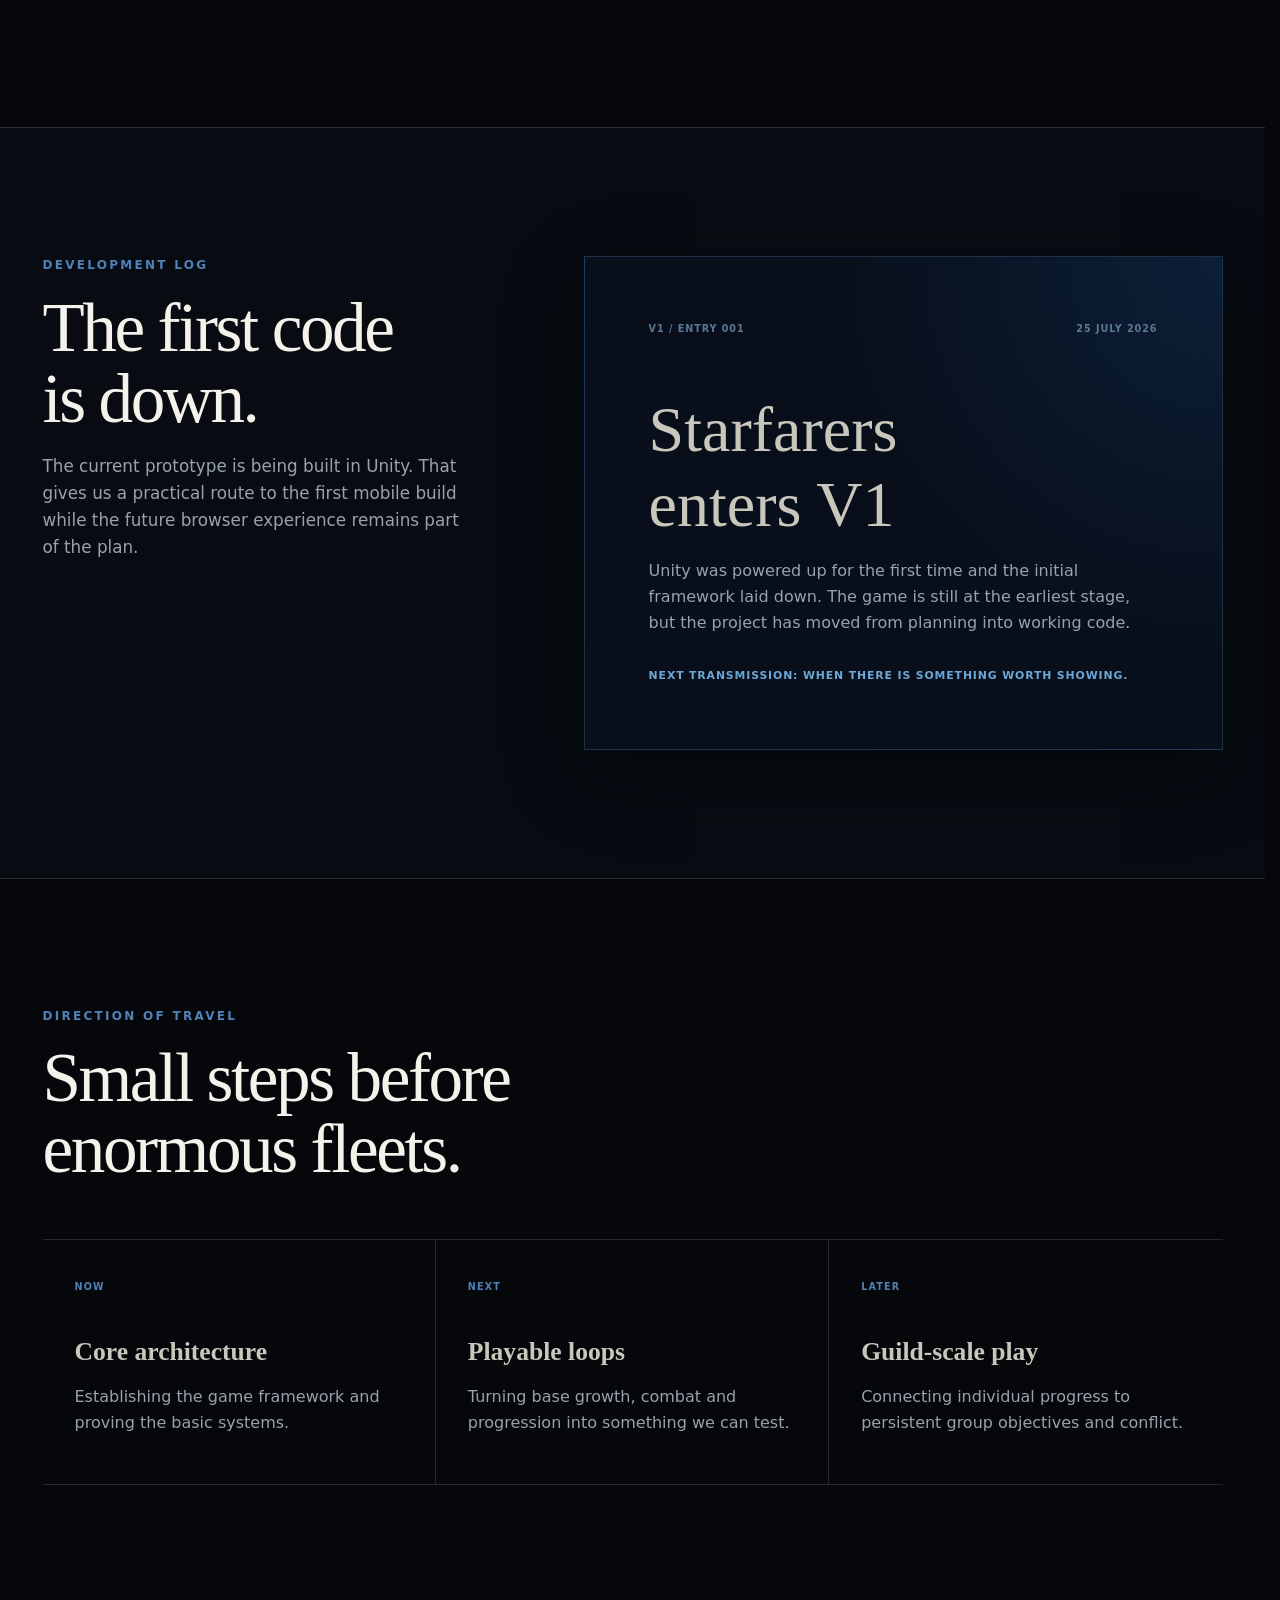
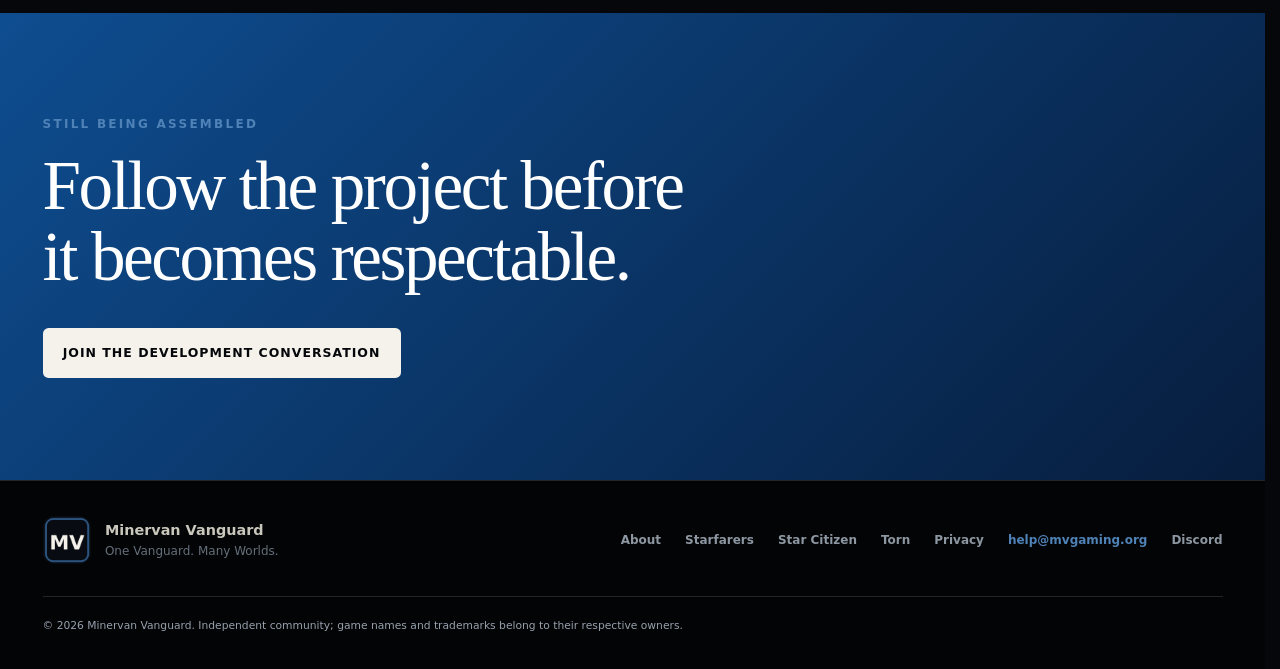
<file: starfarers.html>
<!doctype html><html lang="en-GB"><head><meta charset="utf-8"><meta name="viewport" content="width=device-width, initial-scale=1"><meta name="theme-color" content="#06090e"><meta name="description" content="Starfarers is a mobile and future browser sci-fi strategy game in development by Minervan Vanguard."><title>Starfarers | Minervan Vanguard</title>
<!-- Social sharing preview -->
  <meta property="og:type" content="website">
  <meta property="og:site_name" content="Minervan Vanguard">
  <meta property="og:locale" content="en_GB">
  <meta property="og:title" content="Starfarers | Minervan Vanguard">
  <meta property="og:description" content="Sci-fi strategy built around bases, real-time battles and guilds.">
  <meta property="og:url" content="https://mvgaming.org/starfarers.html">
  <meta property="og:image" content="https://mvgaming.org/assets/social/starfarers-social-v3.jpg?v=3">
  <meta property="og:image:secure_url" content="https://mvgaming.org/assets/social/starfarers-social-v3.jpg?v=3">
  <meta property="og:image:type" content="image/jpeg">
  <meta property="og:image:width" content="1200">
  <meta property="og:image:height" content="630">
  <meta property="og:image:alt" content="Starfarers logo on a deep blue starfield.">
  <meta name="twitter:card" content="summary_large_image">
  <meta name="twitter:title" content="Starfarers | Minervan Vanguard">
  <meta name="twitter:description" content="Sci-fi strategy built around bases, real-time battles and guilds.">
  <meta name="twitter:image" content="https://mvgaming.org/assets/social/starfarers-social-v3.jpg?v=3">
  <meta name="twitter:image:alt" content="Starfarers logo on a deep blue starfield."><link rel="canonical" href="https://mvgaming.org/starfarers.html"><link rel="icon" type="image/png" href="./assets/favicon.png"><link rel="stylesheet" href="./styles.css?v=7"><link rel="stylesheet" href="./pages.css?v=1"><link rel="stylesheet" href="./navigation-fix.css?v=2"><link rel="stylesheet" href="./cls-fix.css?v=2"><link rel="stylesheet" href="./site-extras.css?v=1"><script src="./site-config.js" defer></script><script src="./pages.js?v=1" defer></script></head><body class="inner-page starfarers-page"><a class="skip-link" href="#main-content">Skip to content</a><header class="site-header" data-header>
    <div class="container nav-wrap">
      <a class="brand" href="/" aria-label="Minervan Vanguard home">
        <img src="./assets/favicon.png" alt="" width="40" height="40">
        <span><strong>MINERVAN</strong><small>VANGUARD</small></span>
      </a>
      <button class="nav-toggle" type="button" aria-expanded="false" aria-controls="site-nav" data-nav-toggle>
        <span class="sr-only">Open navigation</span><span></span><span></span><span></span>
      </button>
      <nav class="site-nav" id="site-nav" aria-label="Main navigation" data-nav>
        <a href="/">Home</a>
        <a href="./about.html">About</a>
        <div class="nav-dropdown" data-nav-dropdown>
          <button class="nav-dropdown-toggle" type="button" aria-expanded="false" data-dropdown-toggle>
            Games <span aria-hidden="true">⌄</span>
          </button>
          <div class="nav-dropdown-menu" data-dropdown-menu>
            <a href="./starfarers.html" aria-current="page"><strong>Starfarers</strong><span>Our game in development</span></a><a href="./star-citizen.html"><strong>Star Citizen</strong><span>Organisation hub</span></a><a href="./torn.html"><strong>Torn</strong><span>Faction profile</span></a>
          </div>
        </div>
        <a href="/#community">Community</a>
        <a href="/#updates">Updates</a>
        <a class="button button-small button-outline js-discord-link" href="#community">Join Discord</a>
      </nav>
    </div>
  </header><div class="signal-strip" aria-hidden="true"><div class="signal-track"><div class="signal-group">
        <span>STARFARERS DEVELOPMENT</span><i>✦</i>
        <span>STAR CITIZEN OPERATIONS</span><i>✦</i>
        <span>TORN FACTION LIFE</span><i>✦</i>
        <span>DISCORD COMMUNITY</span><i>✦</i>
      </div><div class="signal-group">
        <span>STARFARERS DEVELOPMENT</span><i>✦</i>
        <span>STAR CITIZEN OPERATIONS</span><i>✦</i>
        <span>TORN FACTION LIFE</span><i>✦</i>
        <span>DISCORD COMMUNITY</span><i>✦</i>
      </div></div></div><main id="main-content">
<section class="page-hero starfarers-hero"><div class="starfield-layer" aria-hidden="true"></div><div class="container starfarers-hero-grid"><div class="starfarers-logo-wrap reveal"><img src="./assets/starfarers/starfarers-logo.png" alt="Starfarers" width="1536" height="1024" decoding="async" fetchpriority="high" loading="eager"></div><div class="page-hero-copy reveal"><p class="eyebrow">Work in progress // V1 framework</p><h1>Build a home among the stars.</h1><p>Starfarers is a sci-fi strategy game for mobile, with a future browser version planned around base building, real-time battles and guilds.</p><div class="page-hero-actions"><a class="button button-primary" href="#development">View development status</a><a class="button button-ghost js-discord-link" href="#">Follow on Discord</a></div><div class="project-readout"><div><span>STATUS</span><strong>EARLY DEVELOPMENT</strong></div><div><span>ENGINE</span><strong>UNITY</strong></div><div><span>PLATFORMS</span><strong>MOBILE + WEB PLANNED</strong></div></div></div></div></section>
<section class="page-section" id="systems"><div class="container"><div class="page-heading reveal"><p class="eyebrow">Core systems</p><h2>A persistent world built around what players create together.</h2><p>Starfarers is not hard science fiction. It is a social strategy game where the spectacle matters, but the people behind the fleets matter more.</p></div><div class="system-grid"><article class="reveal"><span>01 // BUILD</span><h3>Grow your base</h3><p>Develop a foothold, expand its capabilities and decide what sort of power you want to become.</p></article><article class="reveal"><span>02 // FIGHT</span><h3>Real-time battles</h3><p>Fleet actions unfold in real time, rewarding preparation, timing and the ability to react when the plan immediately goes wrong.</p></article><article class="reveal"><span>03 // BELONG</span><h3>Guilds at the centre</h3><p>Cooperation, rivalry and shared goals are intended to make guild identity a core part of the game rather than a decorative chat room.</p></article></div></div></section>
<section class="page-section page-panel-section" id="development"><div class="container devlog-grid"><div class="devlog-heading reveal"><p class="eyebrow">Development log</p><h2>The first code is down.</h2><p>The current prototype is being built in Unity. That gives us a practical route to the first mobile build while the future browser experience remains part of the plan.</p></div><article class="devlog-card reveal"><div><span>V1 / ENTRY 001</span><time datetime="2026-07-25">25 JULY 2026</time></div><h3>Starfarers enters V1</h3><p>Unity was powered up for the first time and the initial framework laid down. The game is still at the earliest stage, but the project has moved from planning into working code.</p><strong>Next transmission: when there is something worth showing.</strong></article></div></section>
<section class="page-section"><div class="container roadmap"><div class="page-heading reveal"><p class="eyebrow">Direction of travel</p><h2>Small steps before enormous fleets.</h2></div><ol class="roadmap-list"><li class="reveal"><span>NOW</span><strong>Core architecture</strong><p>Establishing the game framework and proving the basic systems.</p></li><li class="reveal"><span>NEXT</span><strong>Playable loops</strong><p>Turning base growth, combat and progression into something we can test.</p></li><li class="reveal"><span>LATER</span><strong>Guild-scale play</strong><p>Connecting individual progress to persistent group objectives and conflict.</p></li></ol></div></section>
<section class="page-cta starfarers-cta"><div class="container"><p class="eyebrow">Still being assembled</p><h2>Follow the project before it becomes respectable.</h2><a class="button button-light js-discord-link" href="#">Join the development conversation</a></div></section></main><footer class="site-footer">
    <div class="container footer-grid">
      <div class="footer-brand"><img src="./assets/favicon.png" alt="" width="48" height="48"><div><strong>Minervan Vanguard</strong><span>One Vanguard. Many Worlds.</span></div></div>
      <div class="footer-links"><a href="./about.html">About</a><a href="./starfarers.html">Starfarers</a><a href="./star-citizen.html">Star Citizen</a><a href="./torn.html">Torn</a><a href="./privacy.html">Privacy</a><a href="mailto:help@mvgaming.org">help@mvgaming.org</a><a class="js-discord-link" href="#">Discord</a></div>
      <p class="footer-legal">© <span data-current-year>2026</span> Minervan Vanguard. Independent community; game names and trademarks belong to their respective owners.</p>
    </div>
  </footer>  <!-- Cloudflare Web Analytics --><script type='module' src='https://static.cloudflareinsights.com/beacon.min.js' data-cf-beacon='{"token": "9397f7ea9f2148079393e1a5a0f765e2"}'></script><!-- End Cloudflare Web Analytics -->
</body></html>
</file>
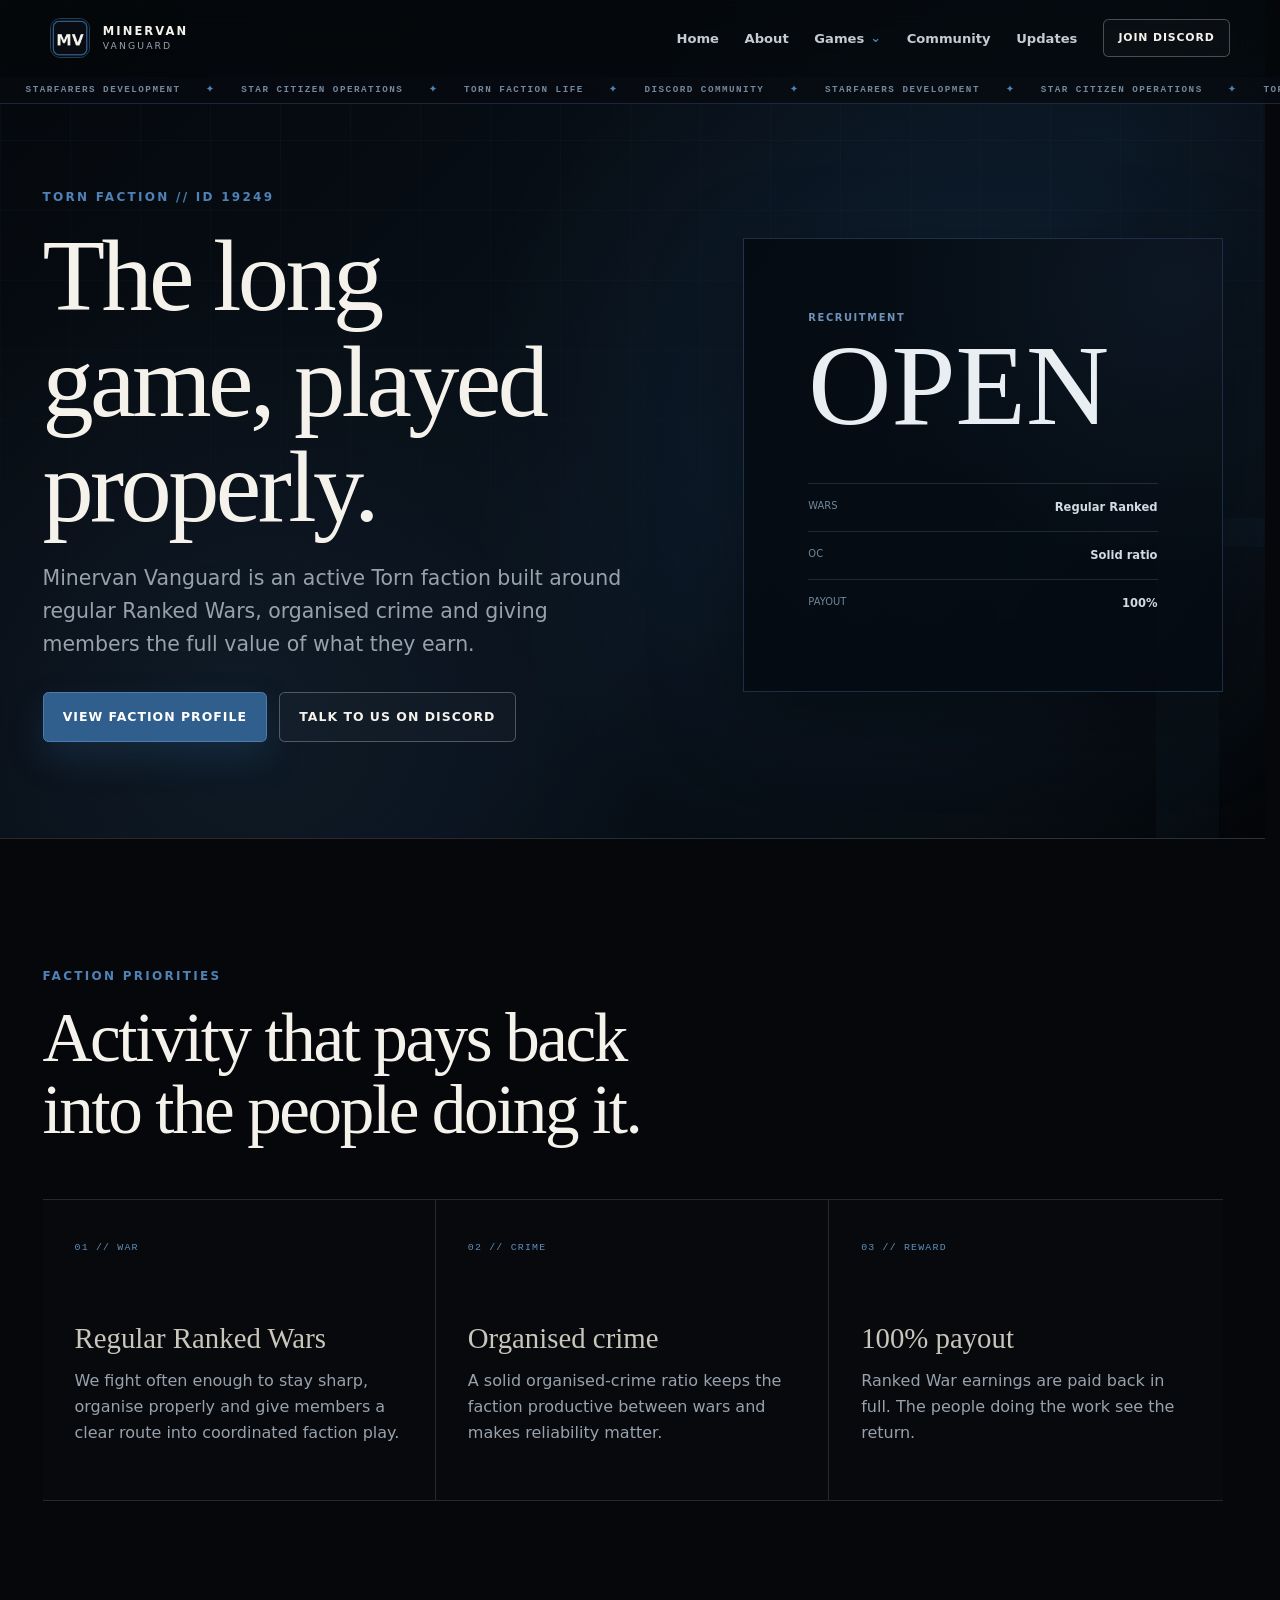
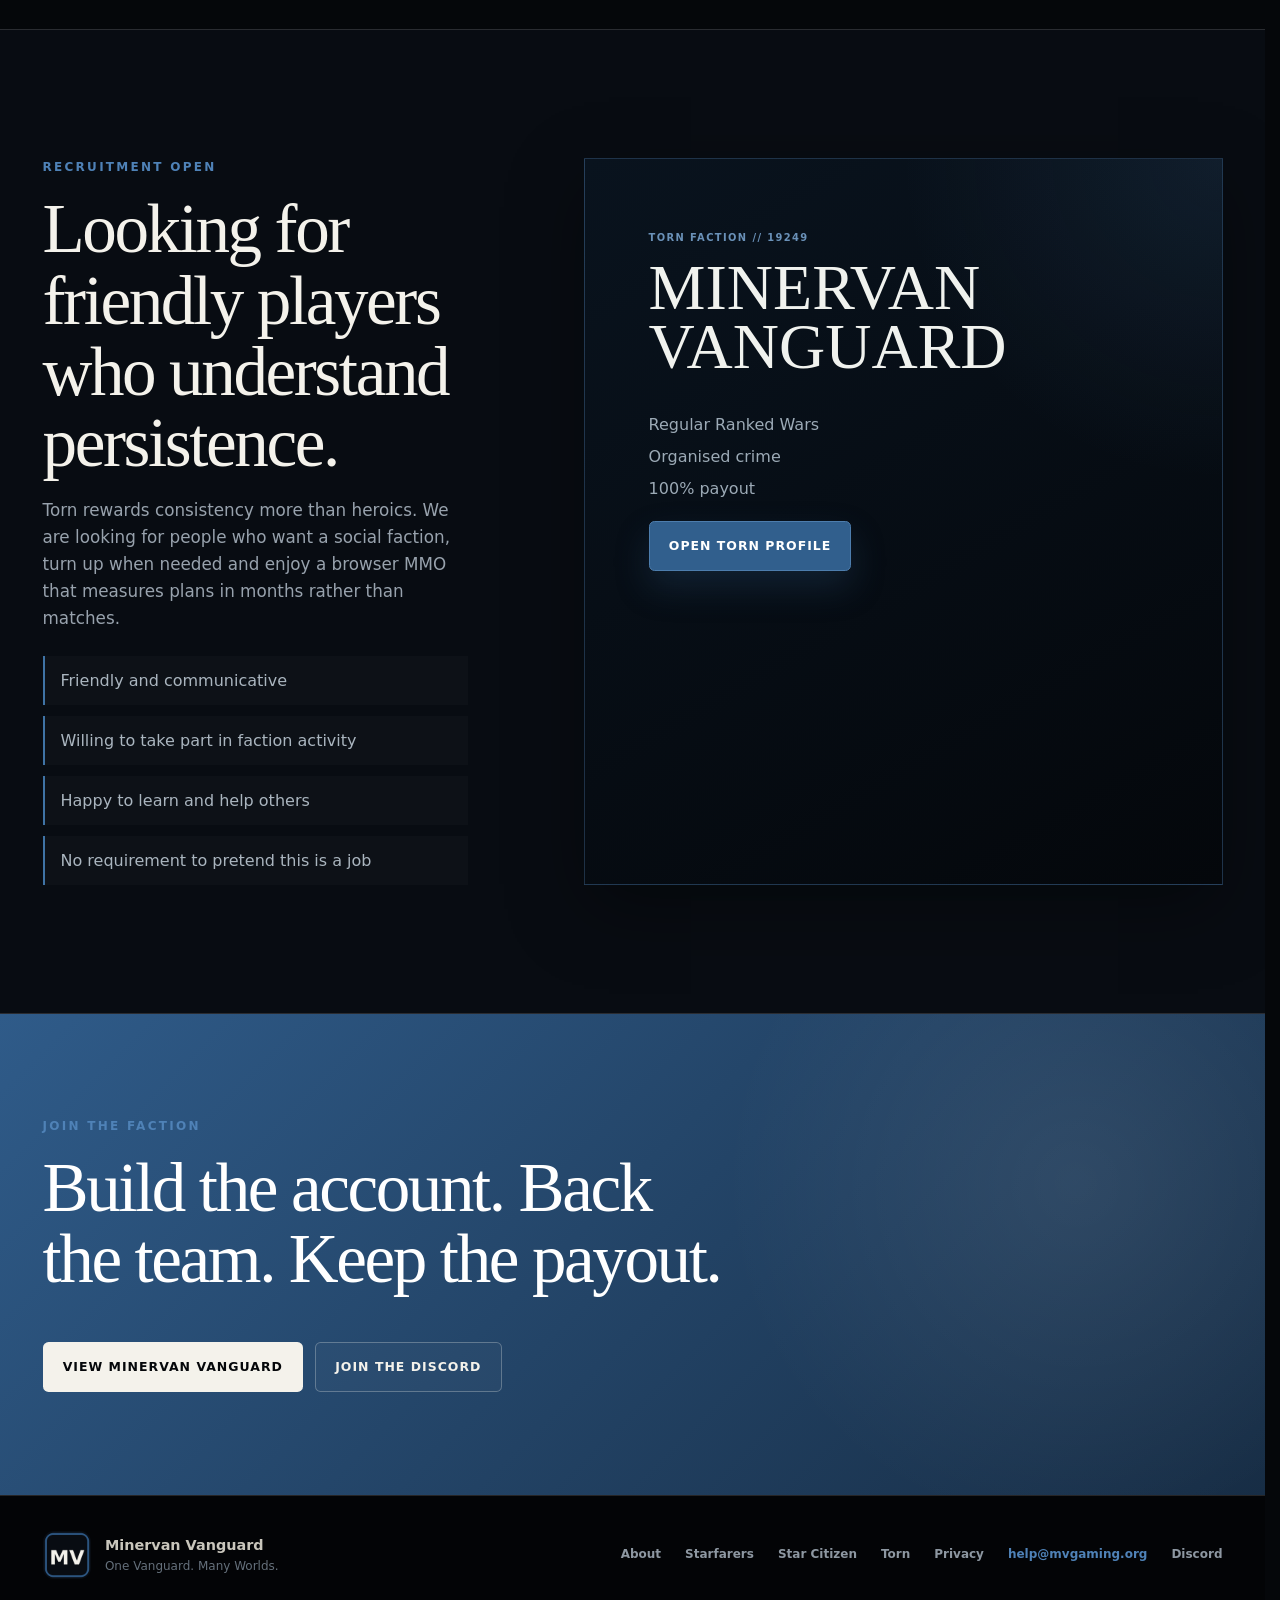
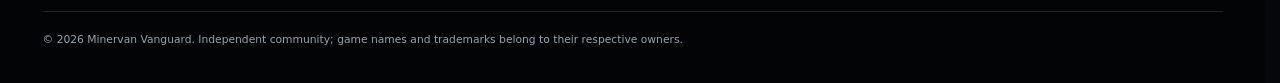
<file: torn.html>
<!doctype html><html lang="en-GB"><head><meta charset="utf-8"><meta name="viewport" content="width=device-width, initial-scale=1"><meta name="theme-color" content="#06090e"><meta name="description" content="Minervan Vanguard in Torn: Ranked Wars, organised crime, full payouts and open recruitment."><title>Torn | Minervan Vanguard</title>
<!-- Social sharing preview -->
  <meta property="og:type" content="website">
  <meta property="og:site_name" content="Minervan Vanguard">
  <meta property="og:locale" content="en_GB">
  <meta property="og:title" content="Minervan Vanguard | Torn">
  <meta property="og:description" content="Ranked Wars, organised crime, 100% payout and open recruitment.">
  <meta property="og:url" content="https://mvgaming.org/torn.html">
  <meta property="og:image" content="https://mvgaming.org/assets/social/torn-social-v3.jpg?v=3">
  <meta property="og:image:secure_url" content="https://mvgaming.org/assets/social/torn-social-v3.jpg?v=3">
  <meta property="og:image:type" content="image/jpeg">
  <meta property="og:image:width" content="1200">
  <meta property="og:image:height" content="630">
  <meta property="og:image:alt" content="Minervan Vanguard Torn faction preview in midnight blue and ivory.">
  <meta name="twitter:card" content="summary_large_image">
  <meta name="twitter:title" content="Minervan Vanguard | Torn">
  <meta name="twitter:description" content="Ranked Wars, organised crime, 100% payout and open recruitment.">
  <meta name="twitter:image" content="https://mvgaming.org/assets/social/torn-social-v3.jpg?v=3">
  <meta name="twitter:image:alt" content="Minervan Vanguard Torn faction preview in midnight blue and ivory."><link rel="canonical" href="https://mvgaming.org/torn.html"><link rel="icon" type="image/png" href="./assets/favicon.png"><link rel="stylesheet" href="./styles.css?v=7"><link rel="stylesheet" href="./pages.css?v=2"><link rel="stylesheet" href="./navigation-fix.css?v=2"><link rel="stylesheet" href="./cls-fix.css?v=2"><link rel="stylesheet" href="./site-extras.css?v=1"><script src="./site-config.js" defer></script><script src="./pages.js?v=1" defer></script></head><body class="inner-page torn-page"><a class="skip-link" href="#main-content">Skip to content</a><header class="site-header" data-header>
    <div class="container nav-wrap">
      <a class="brand" href="/" aria-label="Minervan Vanguard home">
        <img src="./assets/favicon.png" alt="" width="40" height="40">
        <span><strong>MINERVAN</strong><small>VANGUARD</small></span>
      </a>
      <button class="nav-toggle" type="button" aria-expanded="false" aria-controls="site-nav" data-nav-toggle>
        <span class="sr-only">Open navigation</span><span></span><span></span><span></span>
      </button>
      <nav class="site-nav" id="site-nav" aria-label="Main navigation" data-nav>
        <a href="/">Home</a>
        <a href="./about.html">About</a>
        <div class="nav-dropdown" data-nav-dropdown>
          <button class="nav-dropdown-toggle" type="button" aria-expanded="false" data-dropdown-toggle>
            Games <span aria-hidden="true">⌄</span>
          </button>
          <div class="nav-dropdown-menu" data-dropdown-menu>
            <a href="./starfarers.html"><strong>Starfarers</strong><span>Our game in development</span></a><a href="./star-citizen.html"><strong>Star Citizen</strong><span>Organisation hub</span></a><a href="./torn.html" aria-current="page"><strong>Torn</strong><span>Faction profile</span></a>
          </div>
        </div>
        <a href="/#community">Community</a>
        <a href="/#updates">Updates</a>
        <a class="button button-small button-outline js-discord-link" href="#community">Join Discord</a>
      </nav>
    </div>
  </header><div class="signal-strip" aria-hidden="true"><div class="signal-track"><div class="signal-group">
        <span>STARFARERS DEVELOPMENT</span><i>✦</i>
        <span>STAR CITIZEN OPERATIONS</span><i>✦</i>
        <span>TORN FACTION LIFE</span><i>✦</i>
        <span>DISCORD COMMUNITY</span><i>✦</i>
      </div><div class="signal-group">
        <span>STARFARERS DEVELOPMENT</span><i>✦</i>
        <span>STAR CITIZEN OPERATIONS</span><i>✦</i>
        <span>TORN FACTION LIFE</span><i>✦</i>
        <span>DISCORD COMMUNITY</span><i>✦</i>
      </div></div></div><main id="main-content">
<section class="page-hero torn-hero"><div class="container torn-hero-grid"><div class="page-hero-copy reveal"><p class="eyebrow">Torn faction // ID 19249</p><h1>The long game, played properly.</h1><p>Minervan Vanguard is an active Torn faction built around regular Ranked Wars, organised crime and giving members the full value of what they earn.</p><div class="page-hero-actions"><a class="button button-primary js-torn-link" href="#">View faction profile</a><a class="button button-ghost js-discord-link" href="#">Talk to us on Discord</a></div></div><div class="torn-dossier reveal"><span>RECRUITMENT</span><strong>OPEN</strong><dl><div><dt>Wars</dt><dd>Regular Ranked</dd></div><div><dt>OC</dt><dd>Solid ratio</dd></div><div><dt>Payout</dt><dd>100%</dd></div></dl></div></div></section>
<section class="page-section"><div class="container"><div class="page-heading reveal"><p class="eyebrow">Faction priorities</p><h2>Activity that pays back into the people doing it.</h2></div><div class="system-grid torn-system-grid"><article class="reveal"><span>01 // WAR</span><h3>Regular Ranked Wars</h3><p>We fight often enough to stay sharp, organise properly and give members a clear route into coordinated faction play.</p></article><article class="reveal"><span>02 // CRIME</span><h3>Organised crime</h3><p>A solid organised-crime ratio keeps the faction productive between wars and makes reliability matter.</p></article><article class="reveal"><span>03 // REWARD</span><h3>100% payout</h3><p>Ranked War earnings are paid back in full. The people doing the work see the return.</p></article></div></div></section>
<section class="page-section page-panel-section"><div class="container recruitment-grid"><div class="recruitment-copy reveal"><p class="eyebrow">Recruitment open</p><h2>Looking for friendly players who understand persistence.</h2><p>Torn rewards consistency more than heroics. We are looking for people who want a social faction, turn up when needed and enjoy a browser MMO that measures plans in months rather than matches.</p><ul><li>Friendly and communicative</li><li>Willing to take part in faction activity</li><li>Happy to learn and help others</li><li>No requirement to pretend this is a job</li></ul></div><aside class="recruitment-card reveal"><span>TORN FACTION // 19249</span><strong>MINERVAN VANGUARD</strong><p>Regular Ranked Wars<br>Organised crime<br>100% payout</p><a class="button button-primary js-torn-link" href="#">Open Torn profile</a></aside></div></section>
<section class="page-cta torn-cta"><div class="container"><p class="eyebrow">Join the faction</p><h2>Build the account. Back the team. Keep the payout.</h2><div class="page-hero-actions"><a class="button button-light js-torn-link" href="#">View Minervan Vanguard</a><a class="button button-ghost js-discord-link" href="#">Join the Discord</a></div></div></section></main><footer class="site-footer">
    <div class="container footer-grid">
      <div class="footer-brand"><img src="./assets/favicon.png" alt="" width="48" height="48"><div><strong>Minervan Vanguard</strong><span>One Vanguard. Many Worlds.</span></div></div>
      <div class="footer-links"><a href="./about.html">About</a><a href="./starfarers.html">Starfarers</a><a href="./star-citizen.html">Star Citizen</a><a href="./torn.html">Torn</a><a href="./privacy.html">Privacy</a><a href="mailto:help@mvgaming.org">help@mvgaming.org</a><a class="js-discord-link" href="#">Discord</a></div>
      <p class="footer-legal">© <span data-current-year>2026</span> Minervan Vanguard. Independent community; game names and trademarks belong to their respective owners.</p>
    </div>
  </footer>  <!-- Cloudflare Web Analytics --><script type='module' src='https://static.cloudflareinsights.com/beacon.min.js' data-cf-beacon='{"token": "9397f7ea9f2148079393e1a5a0f765e2"}'></script><!-- End Cloudflare Web Analytics -->
</body></html>
</file>
<file: styles.css>
:root {
  --ink: #05070a;
  --ink-soft: #0a0f16;
  --panel: #0d141e;
  --panel-light: #111b28;
  --blue: #2f5b89;
  --blue-bright: #4f82b7;
  --ivory: #c9c6bc;
  --paper: #f4f2eb;
  --muted: #98a2ad;
  --line: rgba(244, 242, 235, 0.14);
  --line-strong: rgba(244, 242, 235, 0.28);
  --shadow: 0 24px 70px rgba(0, 0, 0, 0.36);
  --radius: 1.25rem;
  --container: 1180px;
  --header-height: 76px;
}

*,
*::before,
*::after {
  box-sizing: border-box;
}

html {
  scroll-behavior: smooth;
  scroll-padding-top: calc(var(--header-height) + 1.5rem);
}

body {
  margin: 0;
  color: var(--paper);
  background:
    radial-gradient(circle at 16% 5%, rgba(47, 91, 137, 0.15), transparent 31rem),
    radial-gradient(circle at 91% 22%, rgba(47, 91, 137, 0.08), transparent 28rem),
    var(--ink);
  font-family: Inter, ui-sans-serif, system-ui, -apple-system, BlinkMacSystemFont, "Segoe UI", sans-serif;
  line-height: 1.6;
  overflow-x: hidden;
}

body::before {
  position: fixed;
  inset: 0;
  z-index: -1;
  content: "";
  pointer-events: none;
  opacity: 0.35;
  background-image:
    radial-gradient(circle, rgba(255,255,255,0.24) 0.7px, transparent 0.9px),
    radial-gradient(circle, rgba(79,130,183,0.22) 0.7px, transparent 0.9px);
  background-size: 67px 67px, 113px 113px;
  background-position: 0 0, 34px 17px;
  mask-image: linear-gradient(to bottom, black, transparent 80%);
}

img {
  display: block;
  max-width: 100%;
}

a {
  color: inherit;
  text-decoration: none;
}

button,
a {
  -webkit-tap-highlight-color: transparent;
}

button {
  font: inherit;
}

h1,
h2,
h3,
p {
  margin-top: 0;
}

h1,
h2,
h3 {
  text-wrap: balance;
}

h1,
h2 {
  font-family: Georgia, "Times New Roman", serif;
  font-weight: 500;
  line-height: 1.03;
  letter-spacing: -0.035em;
}

h1 {
  max-width: 880px;
  margin-bottom: 1.5rem;
  font-size: clamp(3.4rem, 8vw, 7.7rem);
}

h1 span {
  color: var(--ivory);
  font-style: italic;
}

h2 {
  margin-bottom: 1.2rem;
  font-size: clamp(2.5rem, 5.4vw, 5rem);
}

h3 {
  line-height: 1.17;
}

p {
  color: var(--muted);
}

.container {
  width: min(calc(100% - 2.5rem), var(--container));
  margin-inline: auto;
}

.section {
  position: relative;
  padding: clamp(5.5rem, 10vw, 9rem) 0;
}

.sr-only {
  position: absolute;
  width: 1px;
  height: 1px;
  padding: 0;
  margin: -1px;
  overflow: hidden;
  clip: rect(0, 0, 0, 0);
  white-space: nowrap;
  border: 0;
}

.skip-link {
  position: fixed;
  top: 0.75rem;
  left: 0.75rem;
  z-index: 999;
  padding: 0.75rem 1rem;
  color: var(--ink);
  background: var(--paper);
  transform: translateY(-150%);
  transition: transform 160ms ease;
}

.skip-link:focus {
  transform: translateY(0);
}

.eyebrow {
  margin-bottom: 1rem;
  color: var(--blue-bright);
  font-size: 0.75rem;
  font-weight: 800;
  letter-spacing: 0.19em;
  text-transform: uppercase;
}

.site-header {
  position: fixed;
  top: 0;
  right: 0;
  left: 0;
  z-index: 100;
  min-height: var(--header-height);
  border-bottom: 1px solid transparent;
  transition:
    background 220ms ease,
    border-color 220ms ease,
    backdrop-filter 220ms ease;
}

.site-header.is-scrolled {
  background: rgba(5, 7, 10, 0.78);
  border-color: var(--line);
  backdrop-filter: blur(18px);
}

.nav-wrap {
  display: flex;
  align-items: center;
  justify-content: space-between;
  min-height: var(--header-height);
}

.brand {
  display: inline-flex;
  align-items: center;
  gap: 0.8rem;
  letter-spacing: 0.13em;
}

.brand img {
  border: 1px solid rgba(79, 130, 183, 0.45);
  border-radius: 0.65rem;
}

.brand span {
  display: grid;
  line-height: 1.05;
}

.brand strong {
  font-size: 0.72rem;
}

.brand small {
  margin-top: 0.25rem;
  color: var(--muted);
  font-size: 0.58rem;
}

.site-nav {
  display: flex;
  align-items: center;
  gap: clamp(1rem, 2vw, 1.8rem);
}

.site-nav > a:not(.button) {
  position: relative;
  color: #c4cbd2;
  font-size: 0.82rem;
  font-weight: 650;
}

.site-nav > a:not(.button)::after {
  position: absolute;
  right: 0;
  bottom: -0.45rem;
  left: 0;
  height: 1px;
  content: "";
  background: var(--blue-bright);
  transform: scaleX(0);
  transform-origin: right;
  transition: transform 180ms ease;
}

.site-nav > a:not(.button):hover::after,
.site-nav > a:not(.button):focus-visible::after {
  transform: scaleX(1);
  transform-origin: left;
}

.nav-toggle {
  display: none;
  width: 46px;
  height: 42px;
  padding: 0;
  border: 1px solid var(--line);
  border-radius: 0.7rem;
  background: transparent;
}

.nav-toggle span:not(.sr-only) {
  display: block;
  width: 20px;
  height: 1px;
  margin: 5px auto;
  background: var(--paper);
}

.button {
  display: inline-flex;
  align-items: center;
  justify-content: center;
  min-height: 50px;
  padding: 0.78rem 1.2rem;
  border: 1px solid transparent;
  border-radius: 0.35rem;
  font-size: 0.78rem;
  font-weight: 800;
  letter-spacing: 0.08em;
  text-transform: uppercase;
  transition:
    transform 180ms ease,
    border-color 180ms ease,
    background 180ms ease,
    color 180ms ease;
}

.button:hover,
.button:focus-visible {
  transform: translateY(-2px);
}

.button-primary {
  color: white;
  background: var(--blue);
  border-color: var(--blue-bright);
  box-shadow: 0 16px 34px rgba(47, 91, 137, 0.25);
}

.button-primary:hover,
.button-primary:focus-visible {
  background: var(--blue-bright);
}

.button-ghost,
.button-outline {
  color: var(--paper);
  background: rgba(255, 255, 255, 0.025);
  border-color: var(--line-strong);
}

.button-ghost:hover,
.button-ghost:focus-visible,
.button-outline:hover,
.button-outline:focus-visible {
  border-color: var(--ivory);
  background: rgba(255, 255, 255, 0.06);
}

.button-small {
  min-height: 38px;
  padding: 0.55rem 0.9rem;
  font-size: 0.68rem;
}

.button-light {
  color: var(--ink);
  background: var(--paper);
}

.button-light:hover,
.button-light:focus-visible {
  background: white;
}

.button.is-disabled,
.text-link.is-disabled,
.update-card a.is-disabled {
  cursor: not-allowed;
  opacity: 0.5;
}

.hero {
  position: relative;
  display: grid;
  align-items: center;
  min-height: 100svh;
  padding: calc(var(--header-height) + 4rem) 0 5rem;
  overflow: hidden;
}

.hero::before {
  position: absolute;
  top: 15%;
  right: -16rem;
  width: 45rem;
  height: 45rem;
  content: "";
  border: 1px solid rgba(79, 130, 183, 0.14);
  border-radius: 50%;
  box-shadow:
    0 0 0 6rem rgba(79, 130, 183, 0.025),
    0 0 0 12rem rgba(79, 130, 183, 0.018);
}

.hero-grid {
  display: grid;
  grid-template-columns: minmax(0, 1.12fr) minmax(350px, 0.88fr);
  align-items: center;
  gap: clamp(2rem, 8vw, 7rem);
}

.hero-lead {
  max-width: 680px;
  margin-bottom: 2rem;
  font-size: clamp(1.05rem, 1.6vw, 1.28rem);
}

.hero-actions {
  display: flex;
  flex-wrap: wrap;
  gap: 0.8rem;
}

.hero-stats {
  display: flex;
  gap: clamp(1.5rem, 4vw, 3.8rem);
  margin: 3.4rem 0 0;
}

.hero-stats div {
  display: grid;
  gap: 0.2rem;
}

.hero-stats dt {
  color: var(--ivory);
  font-family: Georgia, "Times New Roman", serif;
  font-size: 2rem;
}

.hero-stats dd {
  margin: 0;
  color: var(--muted);
  font-size: 0.7rem;
  font-weight: 700;
  letter-spacing: 0.12em;
  text-transform: uppercase;
}

.hero-emblem {
  position: relative;
  display: grid;
  place-items: center;
  aspect-ratio: 1;
}

.hero-emblem::before,
.hero-emblem::after {
  position: absolute;
  content: "";
  border-radius: 50%;
}

.hero-emblem::before {
  inset: 8%;
  border: 1px solid rgba(201, 198, 188, 0.15);
}

.hero-emblem::after {
  inset: 18%;
  border: 1px dashed rgba(79, 130, 183, 0.25);
  animation: rotate 48s linear infinite reverse;
}

.emblem-orbit {
  position: absolute;
  inset: 2%;
  border: 1px solid rgba(79, 130, 183, 0.22);
  border-radius: 50%;
  animation: rotate 70s linear infinite;
}

.emblem-orbit::after {
  position: absolute;
  top: 15%;
  right: 6%;
  width: 7px;
  height: 7px;
  content: "";
  border-radius: 50%;
  background: var(--blue-bright);
  box-shadow: 0 0 18px var(--blue-bright);
}

.hero-emblem img {
  position: relative;
  z-index: 2;
  width: min(87%, 610px);
  border-radius: 50%;
  filter: drop-shadow(0 28px 55px rgba(0, 0, 0, 0.48));
}

.hero-scroll {
  position: absolute;
  bottom: 1.4rem;
  left: 50%;
  display: grid;
  justify-items: center;
  gap: 0.5rem;
  color: #626c76;
  font-size: 0.56rem;
  font-weight: 700;
  letter-spacing: 0.16em;
  text-transform: uppercase;
  transform: translateX(-50%);
}

.hero-scroll i {
  display: block;
  width: 1px;
  height: 35px;
  background: linear-gradient(var(--blue-bright), transparent);
}

@keyframes rotate {
  to { transform: rotate(360deg); }
}

.intro {
  border-top: 1px solid var(--line);
  background: linear-gradient(180deg, rgba(13, 20, 30, 0.2), transparent);
}

.section-heading {
  max-width: 800px;
  margin-bottom: 3.5rem;
}

.section-heading > p:last-child {
  max-width: 670px;
  font-size: 1.05rem;
}

.section-heading.compact {
  max-width: 900px;
}

.section-heading.split {
  display: grid;
  grid-template-columns: 1.25fr 0.75fr;
  align-items: end;
  max-width: none;
  gap: 3rem;
}

.section-heading.split > p:last-child {
  margin-bottom: 0.6rem;
}

.division-grid {
  display: grid;
  grid-template-columns: repeat(3, 1fr);
  gap: 1rem;
}

.division-card {
  position: relative;
  display: flex;
  min-height: 500px;
  padding: 1.3rem;
  border: 1px solid var(--line);
  border-radius: var(--radius);
  background:
    linear-gradient(180deg, rgba(255,255,255,0.025), transparent 50%),
    var(--panel);
  overflow: hidden;
  transition:
    transform 250ms ease,
    border-color 250ms ease;
}

.division-card:hover {
  z-index: 2;
  border-color: rgba(79, 130, 183, 0.55);
  transform: translateY(-7px);
}

.division-card::before {
  position: absolute;
  inset: 0;
  content: "";
  background: radial-gradient(circle at 80% 10%, rgba(47, 91, 137, 0.2), transparent 42%);
  opacity: 0;
  transition: opacity 250ms ease;
}

.division-card:hover::before {
  opacity: 1;
}

.division-card-game {
  background:
    linear-gradient(180deg, rgba(47, 91, 137, 0.16), transparent 55%),
    var(--panel);
}

.card-code {
  position: absolute;
  top: 1.2rem;
  left: 1.3rem;
  color: #687585;
  font-family: ui-monospace, SFMono-Regular, Menlo, Consolas, monospace;
  font-size: 0.62rem;
  letter-spacing: 0.11em;
}

.card-mark {
  position: absolute;
  top: 0.5rem;
  right: 1rem;
  color: rgba(244, 242, 235, 0.045);
  font-family: Georgia, "Times New Roman", serif;
  font-size: 9rem;
  line-height: 1;
}

.card-content {
  position: relative;
  z-index: 1;
  align-self: end;
  width: 100%;
}

.card-label {
  margin-bottom: 0.75rem;
  color: var(--blue-bright);
  font-size: 0.68rem;
  font-weight: 800;
  letter-spacing: 0.14em;
  text-transform: uppercase;
}

.card-content h3 {
  margin-bottom: 1rem;
  font-family: Georgia, "Times New Roman", serif;
  font-size: 2rem;
  font-weight: 500;
}

.card-content p:not(.card-label) {
  min-height: 5.1rem;
}

.text-link,
.update-card a {
  display: inline-flex;
  gap: 0.5rem;
  align-items: center;
  color: var(--ivory);
  font-size: 0.78rem;
  font-weight: 800;
  letter-spacing: 0.06em;
  text-transform: uppercase;
}

.text-link span,
.update-card a span {
  color: var(--blue-bright);
  transition: transform 170ms ease;
}

.text-link:hover span,
.text-link:focus-visible span,
.update-card a:hover span,
.update-card a:focus-visible span {
  transform: translateX(4px);
}

.community-section {
  border-block: 1px solid var(--line);
  background:
    linear-gradient(90deg, rgba(47, 91, 137, 0.08), transparent 47%),
    var(--ink-soft);
}

.community-grid {
  display: grid;
  grid-template-columns: 0.8fr 1.2fr;
  align-items: center;
  gap: clamp(3rem, 9vw, 8rem);
}

.colour-logo-panel {
  position: relative;
  max-width: 500px;
  padding: 9%;
  border: 1px solid rgba(201, 198, 188, 0.18);
  border-radius: 50%;
  background:
    radial-gradient(circle, rgba(244, 242, 235, 0.98) 0 64%, rgba(201, 198, 188, 0.92) 65% 72%, transparent 73%);
  box-shadow: var(--shadow);
}

.colour-logo-panel::after {
  position: absolute;
  inset: -4%;
  content: "";
  border: 1px dashed rgba(79, 130, 183, 0.32);
  border-radius: 50%;
}

.community-copy > p:not(.eyebrow) {
  max-width: 660px;
  font-size: 1.05rem;
}

.community-points {
  display: grid;
  gap: 1.05rem;
  margin: 2rem 0 2.2rem;
}

.community-points div {
  display: grid;
  grid-template-columns: 180px 1fr;
  gap: 1rem;
  padding-top: 1rem;
  border-top: 1px solid var(--line);
}

.community-points strong {
  color: var(--ivory);
  font-size: 0.88rem;
}

.community-points span {
  color: var(--muted);
  font-size: 0.88rem;
}

.config-note {
  margin: 1rem 0 0;
  font-size: 0.75rem !important;
}

code {
  padding: 0.12rem 0.35rem;
  border: 1px solid var(--line);
  border-radius: 0.25rem;
  color: var(--ivory);
  background: rgba(255,255,255,0.04);
}

.principles {
  background: var(--ink);
}

.principle-grid {
  display: grid;
  grid-template-columns: repeat(3, 1fr);
  gap: 0;
  border-block: 1px solid var(--line);
}

.principle-grid article {
  padding: 2.3rem clamp(1rem, 3vw, 2.4rem);
  border-right: 1px solid var(--line);
}

.principle-grid article:last-child {
  border-right: 0;
}

.principle-grid span {
  display: block;
  margin-bottom: 2.5rem;
  color: var(--blue-bright);
  font-family: ui-monospace, SFMono-Regular, Menlo, Consolas, monospace;
  font-size: 0.7rem;
}

.principle-grid h3 {
  margin-bottom: 0.75rem;
  color: var(--ivory);
  font-family: Georgia, "Times New Roman", serif;
  font-size: 1.45rem;
  font-weight: 500;
}

.principle-grid p {
  margin-bottom: 0;
  font-size: 0.9rem;
}

.updates-section {
  border-top: 1px solid var(--line);
  background:
    radial-gradient(circle at 50% 100%, rgba(47, 91, 137, 0.13), transparent 45rem),
    var(--ink-soft);
}

.updates-grid {
  display: grid;
  grid-template-columns: repeat(3, 1fr);
  gap: 1rem;
}

.update-card {
  padding: 1.5rem;
  border: 1px solid var(--line);
  border-radius: var(--radius);
  background: rgba(255,255,255,0.024);
}

.update-meta {
  display: flex;
  justify-content: space-between;
  gap: 1rem;
  margin-bottom: 3rem;
  color: #697581;
  font-size: 0.63rem;
  font-weight: 800;
  letter-spacing: 0.1em;
  text-transform: uppercase;
}

.update-meta span {
  color: var(--blue-bright);
}

.update-card h3 {
  margin-bottom: 1rem;
  color: var(--ivory);
  font-family: Georgia, "Times New Roman", serif;
  font-size: 1.55rem;
  font-weight: 500;
}

.update-card p {
  min-height: 6rem;
  font-size: 0.9rem;
}

.cta-section {
  padding: clamp(4rem, 8vw, 6.5rem) 0;
  background: var(--blue);
}

.cta-inner {
  display: flex;
  align-items: end;
  justify-content: space-between;
  gap: 2rem;
}

.cta-inner .eyebrow {
  color: rgba(255,255,255,0.62);
}

.cta-inner h2 {
  max-width: 760px;
  margin-bottom: 0;
  color: white;
}

.site-footer {
  padding: 2.2rem 0;
  border-top: 1px solid var(--line);
  background: #030406;
}

.footer-grid {
  display: grid;
  grid-template-columns: 1fr auto;
  align-items: center;
  gap: 2rem;
}

.footer-brand {
  display: flex;
  align-items: center;
  gap: 0.9rem;
}

.footer-brand img {
  border-radius: 0.7rem;
}

.footer-brand div {
  display: grid;
}

.footer-brand strong {
  color: var(--ivory);
  font-size: 0.9rem;
}

.footer-brand span {
  color: #65707b;
  font-size: 0.75rem;
}

.footer-links {
  display: flex;
  gap: 1.5rem;
  color: #8d97a1;
  font-size: 0.75rem;
  font-weight: 700;
}

.footer-links a:hover,
.footer-links a:focus-visible {
  color: var(--paper);
}

.footer-legal {
  grid-column: 1 / -1;
  margin: 0;
  padding-top: 1.2rem;
  border-top: 1px solid var(--line);
  font-size: 0.67rem;
}

.reveal {
  opacity: 0;
  transform: translateY(22px);
  transition:
    opacity 650ms ease,
    transform 650ms ease;
}

.reveal.is-visible {
  opacity: 1;
  transform: translateY(0);
}

@media (max-width: 980px) {
  .nav-toggle {
    display: block;
  }

  .site-nav {
    position: absolute;
    top: calc(var(--header-height) - 1px);
    right: 1.25rem;
    left: 1.25rem;
    display: grid;
    gap: 0;
    padding: 0.8rem;
    border: 1px solid var(--line);
    border-radius: 0 0 1rem 1rem;
    background: rgba(5, 7, 10, 0.97);
    box-shadow: var(--shadow);
    transform: translateY(-12px);
    opacity: 0;
    pointer-events: none;
    transition:
      opacity 180ms ease,
      transform 180ms ease;
  }

  .site-nav.is-open {
    opacity: 1;
    transform: translateY(0);
    pointer-events: auto;
  }

  .site-nav > a:not(.button) {
    padding: 0.9rem 0.7rem;
    border-bottom: 1px solid var(--line);
  }

  .site-nav .button {
    margin-top: 0.75rem;
  }

  .hero-grid {
    grid-template-columns: 1fr;
  }

  .hero-copy {
    position: relative;
    z-index: 3;
  }

  .hero-emblem {
    position: absolute;
    right: -8rem;
    bottom: -2rem;
    width: min(70vw, 620px);
    opacity: 0.22;
  }

  .division-grid,
  .updates-grid {
    grid-template-columns: 1fr;
  }

  .division-card {
    min-height: 410px;
  }

  .community-grid {
    grid-template-columns: 0.75fr 1.25fr;
    gap: 3rem;
  }
}

@media (max-width: 720px) {
  :root {
    --header-height: 68px;
  }

  .container {
    width: min(calc(100% - 1.5rem), var(--container));
  }

  .hero {
    min-height: 920px;
    padding-top: calc(var(--header-height) + 3rem);
  }

  h1 {
    font-size: clamp(3.25rem, 18vw, 5.3rem);
  }

  .hero-stats {
    display: grid;
    grid-template-columns: repeat(3, 1fr);
    gap: 0.8rem;
  }

  .hero-stats dt {
    font-size: 1.55rem;
  }

  .hero-stats dd {
    font-size: 0.56rem;
  }

  .hero-emblem {
    right: -7rem;
    bottom: 3rem;
    width: 125vw;
  }

  .hero-scroll {
    display: none;
  }

  .section-heading.split,
  .community-grid {
    grid-template-columns: 1fr;
  }

  .community-logo {
    max-width: 380px;
    margin-inline: auto;
  }

  .community-points div {
    grid-template-columns: 1fr;
    gap: 0.25rem;
  }

  .principle-grid {
    grid-template-columns: 1fr;
  }

  .principle-grid article {
    border-right: 0;
    border-bottom: 1px solid var(--line);
  }

  .principle-grid article:last-child {
    border-bottom: 0;
  }

  .cta-inner {
    align-items: stretch;
    flex-direction: column;
  }

  .footer-grid {
    grid-template-columns: 1fr;
  }

  .footer-links {
    flex-wrap: wrap;
  }
}

@media (prefers-reduced-motion: reduce) {
  *,
  *::before,
  *::after {
    scroll-behavior: auto !important;
    animation-duration: 0.01ms !important;
    animation-iteration-count: 1 !important;
    transition-duration: 0.01ms !important;
  }

  .reveal {
    opacity: 1;
    transform: none;
  }
}


/* =========================================================
   V2 — less corporate, more gaming collective
   ========================================================= */

body {
  background:
    radial-gradient(circle at 12% 8%, rgba(63, 107, 154, 0.22), transparent 28rem),
    radial-gradient(circle at 88% 20%, rgba(119, 61, 132, 0.11), transparent 30rem),
    radial-gradient(circle at 50% 88%, rgba(22, 84, 100, 0.11), transparent 36rem),
    var(--ink);
}

body::after {
  position: fixed;
  inset: 0;
  z-index: 9999;
  content: "";
  pointer-events: none;
  opacity: 0.055;
  background: repeating-linear-gradient(
    to bottom,
    transparent 0,
    transparent 3px,
    rgba(255, 255, 255, 0.12) 4px
  );
  mix-blend-mode: soft-light;
}

.signal-strip {
  position: fixed;
  top: var(--header-height);
  right: 0;
  left: 0;
  z-index: 90;
  height: 28px;
  overflow: hidden;
  border-bottom: 1px solid rgba(79,130,183,0.25);
  background: rgba(7, 11, 17, 0.86);
  backdrop-filter: blur(12px);
}

.signal-track {
  display: flex;
  align-items: center;
  width: max-content;
  min-height: 28px;
  animation: signal-marquee 28s linear infinite;
  color: #75889b;
  font-family: ui-monospace, SFMono-Regular, Menlo, Consolas, monospace;
  font-size: 0.58rem;
  font-weight: 800;
  letter-spacing: 0.16em;
}

.signal-track span { padding-inline: 1.6rem; }
.signal-track i { color: var(--blue-bright); font-style: normal; }

@keyframes signal-marquee {
  to { transform: translateX(-50%); }
}

.hero {
  padding-top: calc(var(--header-height) + 6rem);
}

.hero::after {
  position: absolute;
  inset: 0;
  z-index: -1;
  content: "";
  background:
    linear-gradient(rgba(79,130,183,0.07) 1px, transparent 1px),
    linear-gradient(90deg, rgba(79,130,183,0.07) 1px, transparent 1px);
  background-size: 72px 72px;
  mask-image: linear-gradient(to bottom, black, transparent 80%);
  transform: perspective(700px) rotateX(64deg) scale(1.35) translateY(18%);
  transform-origin: center bottom;
  opacity: 0.36;
}

.hero-copy { max-width: 760px; }
.hero-lead { color: #b0bac4; }

.hero-tags {
  display: flex;
  flex-wrap: wrap;
  gap: 0.55rem;
  margin: -0.7rem 0 2rem;
}

.hero-tags span {
  padding: 0.44rem 0.72rem;
  border: 1px solid rgba(79,130,183,0.35);
  border-radius: 999px;
  color: #92a9bf;
  background: rgba(47,91,137,0.08);
  font-family: ui-monospace, SFMono-Regular, Menlo, Consolas, monospace;
  font-size: 0.62rem;
  font-weight: 800;
  letter-spacing: 0.1em;
  text-transform: uppercase;
}

.signal-card {
  position: absolute;
  z-index: 4;
  display: grid;
  gap: 0.12rem;
  min-width: 128px;
  padding: 0.68rem 0.8rem;
  border: 1px solid rgba(79,130,183,0.35);
  border-radius: 0.35rem;
  background: rgba(5,7,10,0.72);
  box-shadow: 0 14px 34px rgba(0,0,0,0.22);
  backdrop-filter: blur(12px);
}

.signal-card span {
  color: #667788;
  font-family: ui-monospace, SFMono-Regular, Menlo, Consolas, monospace;
  font-size: 0.52rem;
  letter-spacing: 0.16em;
}

.signal-card strong {
  color: #bcd7ef;
  font-family: ui-monospace, SFMono-Regular, Menlo, Consolas, monospace;
  font-size: 0.73rem;
  letter-spacing: 0.1em;
}

.signal-card-top { top: 17%; left: -2%; transform: rotate(-4deg); }
.signal-card-bottom { right: -2%; bottom: 18%; transform: rotate(3deg); }

.division-card { isolation: isolate; }

.division-card::after {
  position: absolute;
  inset: auto -16% -18% auto;
  width: 230px;
  height: 230px;
  content: "";
  border: 1px solid rgba(79,130,183,0.12);
  border-radius: 50%;
  box-shadow:
    0 0 0 28px rgba(79,130,183,0.02),
    0 0 0 56px rgba(79,130,183,0.015);
  transition: transform 320ms ease;
}

.division-card:hover::after { transform: scale(1.08) rotate(10deg); }
.division-card:nth-child(2) { transform: rotate(-0.4deg); }
.division-card:nth-child(3) { transform: rotate(0.35deg); }
.division-card:nth-child(2):hover,
.division-card:nth-child(3):hover { transform: translateY(-7px) rotate(0); }

.now-playing {
  padding: 1.05rem 0;
  border-block: 1px solid var(--line);
  background:
    linear-gradient(90deg, rgba(47,91,137,0.16), transparent 28%, transparent 72%, rgba(47,91,137,0.10)),
    #070b10;
}

.now-playing-grid {
  display: grid;
  grid-template-columns: auto 1fr;
  align-items: center;
  gap: 2rem;
}

.now-playing-label {
  display: flex;
  align-items: center;
  gap: 0.65rem;
  color: #8aa4bd;
  font-family: ui-monospace, SFMono-Regular, Menlo, Consolas, monospace;
  font-size: 0.64rem;
  font-weight: 800;
  letter-spacing: 0.12em;
}

.pulse-dot {
  width: 8px;
  height: 8px;
  border-radius: 50%;
  background: #77d69b;
  box-shadow: 0 0 0 0 rgba(119,214,155,0.55);
  animation: pulse-dot 2s infinite;
}

@keyframes pulse-dot {
  70% { box-shadow: 0 0 0 9px rgba(119,214,155,0); }
  100% { box-shadow: 0 0 0 0 rgba(119,214,155,0); }
}

.now-playing-items {
  display: flex;
  flex-wrap: wrap;
  gap: 0.55rem 1.25rem;
  justify-content: flex-end;
}

.now-playing-items span { color: #7e8994; font-size: 0.73rem; }

.now-playing-items span::before {
  margin-right: 0.55rem;
  color: var(--blue-bright);
  content: "//";
  font-family: ui-monospace, SFMono-Regular, Menlo, Consolas, monospace;
}

.principle-grid article,
.update-card {
  position: relative;
  overflow: hidden;
}

.principle-grid article::after,
.update-card::after {
  position: absolute;
  top: -30px;
  right: -30px;
  width: 90px;
  height: 90px;
  content: "";
  border: 1px solid rgba(79,130,183,0.14);
  border-radius: 50%;
}

.update-card:nth-child(2) { transform: translateY(14px); }
.update-card:nth-child(3) { transform: translateY(28px); }

.update-card:hover {
  border-color: rgba(79,130,183,0.45);
  background: rgba(255,255,255,0.04);
}

.cta-section {
  position: relative;
  overflow: hidden;
  background:
    radial-gradient(circle at 86% 40%, rgba(255,255,255,0.12), transparent 18rem),
    linear-gradient(135deg, #2f5b89, #203f60);
}

.cta-section::after {
  position: absolute;
  top: 50%;
  right: 8%;
  width: 290px;
  height: 290px;
  content: "MV";
  color: rgba(255,255,255,0.055);
  font-family: Georgia, "Times New Roman", serif;
  font-size: 13rem;
  line-height: 1;
  transform: translateY(-50%);
}

@media (max-width: 980px) {
  .hero { padding-top: calc(var(--header-height) + 5rem); }
  .signal-card { display: none; }
  .update-card:nth-child(2),
  .update-card:nth-child(3) { transform: none; }
}

@media (max-width: 720px) {
  .signal-strip { height: 24px; }
  .signal-track { min-height: 24px; }
  .hero { padding-top: calc(var(--header-height) + 4.2rem); }

  .now-playing-grid {
    grid-template-columns: 1fr;
    gap: 0.75rem;
  }

  .now-playing-items { justify-content: flex-start; }
}

@media (prefers-reduced-motion: reduce) {
  .signal-track,
  .pulse-dot { animation: none !important; }
}


/* =========================================================
   V7 — navigation, live Discord status and network news feed
   ========================================================= */
.site-nav > a[aria-current="page"] { color: var(--paper); }
.nav-dropdown { position: relative; }
.nav-dropdown-toggle { display: inline-flex; align-items: center; gap: .38rem; padding: 0; border: 0; color: #c4cbd2; background: transparent; cursor: pointer; font-size: .82rem; font-weight: 650; }
.nav-dropdown-toggle span { color: var(--blue-bright); font-size: .8rem; transition: transform .18s ease; }
.nav-dropdown-menu { position: absolute; top: calc(100% + 1rem); left: 50%; z-index: 120; display: grid; width: 245px; padding: .55rem; border: 1px solid var(--line); border-radius: .7rem; background: rgba(5,7,10,.97); box-shadow: var(--shadow); opacity: 0; transform: translate(-50%, -8px); pointer-events: none; transition: opacity .18s ease, transform .18s ease; }
.nav-dropdown:hover .nav-dropdown-menu, .nav-dropdown:focus-within .nav-dropdown-menu, .nav-dropdown.is-open .nav-dropdown-menu { opacity: 1; transform: translate(-50%, 0); pointer-events: auto; }
.nav-dropdown:hover .nav-dropdown-toggle span, .nav-dropdown.is-open .nav-dropdown-toggle span { transform: rotate(180deg); }
.nav-dropdown-menu a { display: grid; gap: .1rem; padding: .75rem .8rem; border-radius: .4rem; }
.nav-dropdown-menu a:hover, .nav-dropdown-menu a:focus-visible, .nav-dropdown-menu a[aria-current="page"] { background: rgba(79,130,183,.13); }
.nav-dropdown-menu strong { color: var(--paper); font-size: .78rem; }
.nav-dropdown-menu span { color: #687584; font-size: .62rem; }

.signal-strip { width: 100vw; }
.signal-track { display: flex; width: max-content; min-width: max-content; transform: translate3d(0,0,0); animation: signal-marquee-v7 34s linear infinite; }
.signal-group { display: flex; flex: 0 0 auto; align-items: center; min-width: max-content; }
.signal-group span { padding-inline: 1.6rem; }
.signal-group i { color: var(--blue-bright); font-style: normal; }
@keyframes signal-marquee-v7 { to { transform: translate3d(-50%,0,0); } }

.discord-live-row { display: flex; flex-wrap: wrap; align-items: center; gap: .65rem; margin: 1.6rem 0 0; padding: .85rem 1rem; border: 1px solid rgba(79,130,183,.25); border-radius: .5rem; background: rgba(47,91,137,.07); }
.discord-live-row strong { color: var(--ivory); font-family: ui-monospace, SFMono-Regular, Menlo, Consolas, monospace; font-size: .76rem; letter-spacing: .1em; }
.discord-live-row small { color: #71808e; font-size: .68rem; }

.news-console { display: grid; grid-template-columns: minmax(310px,.78fr) minmax(0,1.22fr); min-height: 465px; border: 1px solid var(--line); border-radius: var(--radius); background: rgba(255,255,255,.018); overflow: hidden; }
.news-list { display: grid; align-content: start; border-right: 1px solid var(--line); background: rgba(0,0,0,.12); }
.news-item { position: relative; display: grid; gap: .48rem; width: 100%; padding: 1.4rem 1.5rem; border: 0; border-bottom: 1px solid var(--line); color: inherit; background: transparent; cursor: pointer; text-align: left; transition: background .18s ease; }
.news-item::before { position: absolute; top: 0; bottom: 0; left: 0; width: 3px; content: ""; background: var(--blue-bright); transform: scaleY(0); transition: transform .18s ease; }
.news-item:hover, .news-item:focus-visible, .news-item.is-active { background: rgba(79,130,183,.1); }
.news-item.is-active::before { transform: scaleY(1); }
.news-item > span { display: flex; justify-content: space-between; gap: 1rem; color: #697581; font-size: .58rem; font-weight: 800; letter-spacing: .1em; text-transform: uppercase; }
.news-item b { color: var(--blue-bright); }
.news-item strong { color: var(--ivory); font-family: Georgia, "Times New Roman", serif; font-size: 1.25rem; font-weight: 500; }
.news-item small { color: #7c8792; font-size: .72rem; }
.news-stage { position: relative; display: grid; align-items: center; padding: clamp(2rem,5vw,4.5rem); background: radial-gradient(circle at 100% 0, rgba(47,91,137,.13), transparent 24rem); }
.news-stage::after { position: absolute; right: -3rem; bottom: -4rem; content: "MV"; color: rgba(244,242,235,.025); font-family: Georgia, "Times New Roman", serif; font-size: 15rem; line-height: 1; }
.news-detail { position: relative; z-index: 1; max-width: 690px; animation: news-enter .28s ease; }
.news-detail[hidden] { display: none; }
.news-detail .news-category { margin-bottom: .4rem; color: var(--blue-bright); font-size: .62rem; font-weight: 850; letter-spacing: .14em; }
.news-detail time { color: #687584; font-family: ui-monospace, SFMono-Regular, Menlo, Consolas, monospace; font-size: .6rem; letter-spacing: .11em; }
.news-detail h3 { margin: 1.2rem 0 1rem; color: var(--ivory); font-family: Georgia, "Times New Roman", serif; font-size: clamp(2.2rem,5vw,4.6rem); font-weight: 500; line-height: 1.02; }
.news-detail p:not(.news-category) { max-width: 650px; font-size: 1rem; }
.news-detail a { display: inline-flex; gap: .5rem; margin-top: .7rem; color: var(--ivory); font-size: .72rem; font-weight: 850; letter-spacing: .08em; text-transform: uppercase; }
.news-detail a span { color: var(--blue-bright); }
@keyframes news-enter { from { opacity: 0; transform: translateX(12px); } }

@media (max-width:980px) {
  .nav-dropdown { display: grid; }
  .nav-dropdown-toggle { width: 100%; justify-content: space-between; padding: .9rem .7rem; border-bottom: 1px solid var(--line); }
  .nav-dropdown-menu { position: static; width: auto; padding: 0 .45rem; border: 0; border-radius: 0; box-shadow: none; background: rgba(79,130,183,.05); opacity: 1; transform: none; pointer-events: auto; display: none; }
  .nav-dropdown.is-open .nav-dropdown-menu { display: grid; transform: none; }
  .nav-dropdown-menu a { padding: .7rem .75rem; border-bottom: 1px solid rgba(244,242,235,.07); }
  .news-console { grid-template-columns: 1fr; }
  .news-list { border-right: 0; border-bottom: 1px solid var(--line); }
}

@media (max-width:720px) {
  .news-console { min-height: 0; }
  .news-stage { min-height: 390px; padding: 2rem 1.25rem; }
  .news-item { padding: 1.1rem 1rem; }
  .news-detail h3 { font-size: 2.5rem; }
  .signal-group span { padding-inline: 1.15rem; }
}
</file>
<file: mobile-fix.css>
/* Minervan Vanguard mobile homepage overrides — V3 */
@media (max-width:720px) {
  .hero-emblem, .hero-emblem.reveal, .hero-emblem.reveal.is-visible { display:none !important; }
  .hero { display:block; min-height:0; padding-top:calc(var(--header-height) + 4.25rem); padding-bottom:4.5rem; overflow:hidden; }
  .hero-grid { display:block; }.hero-copy { position:relative; z-index:2; width:100%; }
  .hero h1 { max-width:100%; margin-bottom:1.25rem; font-size:clamp(3rem,14vw,4.15rem); line-height:.98; letter-spacing:-.045em; }.hero h1 span { font-size:.96em; }
  .hero-lead { max-width:36rem; margin-bottom:1.4rem; font-size:1rem; line-height:1.55; }
  .hero-tags { display:grid; grid-template-columns:repeat(2,minmax(0,1fr)); gap:.48rem; margin:0 0 1.25rem; }.hero-tags span { min-width:0; padding:.5rem .35rem; text-align:center; }
  .hero-actions { display:grid; grid-template-columns:1fr; gap:.7rem; }.hero-actions .button { width:100%; }
  .hero-stats { display:grid; grid-template-columns:repeat(3,minmax(0,1fr)); gap:.55rem; margin:2.1rem 0 0; }.hero-stats div { min-width:0; text-align:center; }.hero-stats dt { font-size:1.55rem; }.hero-stats dd { max-width:100%; font-size:.54rem; line-height:1.35; letter-spacing:.08em; overflow-wrap:anywhere; }
  .hero::before { top:auto; right:-22rem; bottom:-25rem; width:38rem; height:38rem; opacity:.45; }
  .intro { padding-top:4.5rem; }
}
@media (max-width:390px) {
  .hero { padding-bottom:4rem; }.hero h1 { font-size:clamp(2.75rem,13.4vw,3.3rem); }.hero-tags span { font-size:.54rem; letter-spacing:.065em; }.hero-stats dt { font-size:1.38rem; }.hero-stats dd { font-size:.5rem; }
}
</file>
<file: ticker-fix.css>
/*
  MINERVAN VANGUARD — SEAMLESS FULL-WIDTH TICKER FIX

  Each repeated group is at least one viewport wide. On narrower screens,
  the natural width of the labels may be greater than the viewport; both
  repeated groups remain identical, so translating by 50% loops cleanly.
*/

.signal-strip {
  width: 100%;
  max-width: none;
  overflow: hidden;
}

.signal-track {
  display: flex;
  align-items: center;
  gap: 0;
  width: max-content;
  min-width: max-content;
  white-space: nowrap;
  will-change: transform;
  animation: mv-ticker-loop 34s linear infinite;
}

.signal-group {
  display: flex;
  flex: 0 0 auto;
  align-items: center;
  justify-content: space-around;
  width: max-content;
  min-width: 100vw;
  white-space: nowrap;
}

.signal-group span,
.signal-group i {
  flex: 0 0 auto;
}

@keyframes mv-ticker-loop {
  from {
    transform: translate3d(0, 0, 0);
  }

  to {
    transform: translate3d(-50%, 0, 0);
  }
}

@media (max-width: 720px) {
  .signal-track {
    animation-duration: 27s;
  }
}

@media (prefers-reduced-motion: reduce) {
  .signal-track {
    animation: none;
  }
}
</file>
<file: navigation-fix.css>
/*
  MINERVAN VANGUARD — GAMES DROPDOWN FIX V2

  Desktop: the menu sits directly below the Games control and JavaScript
  provides a short grace period while the pointer travels into the menu.
  Mobile click-to-expand behaviour is unchanged.
*/

@media (min-width: 981px) {
  .nav-dropdown {
    position: relative;
    padding-bottom: 0.35rem;
    margin-bottom: -0.35rem;
  }

  .nav-dropdown-menu {
    top: 100%;
    margin-top: 0;
  }

  .nav-dropdown:hover .nav-dropdown-menu,
  .nav-dropdown:focus-within .nav-dropdown-menu,
  .nav-dropdown.is-open .nav-dropdown-menu,
  .nav-dropdown.is-hover-open .nav-dropdown-menu {
    opacity: 1;
    transform: translate(-50%, 0);
    pointer-events: auto;
  }

  .nav-dropdown:hover .nav-dropdown-toggle span,
  .nav-dropdown.is-open .nav-dropdown-toggle span,
  .nav-dropdown.is-hover-open .nav-dropdown-toggle span {
    transform: rotate(180deg);
  }
}
</file>
<file: cls-fix.css>
/*
  MINERVAN VANGUARD — CUMULATIVE LAYOUT SHIFT HARDENING

  Loaded after the visual stylesheets. These rules reserve space for content
  that loads or changes after the first HTML layout without changing the
  site's desktop or mobile design.
*/

/* Prevent the viewport width changing when the vertical scrollbar appears. */
html {
  scrollbar-gutter: stable;
}

/*
  Width and height HTML attributes now provide the intrinsic aspect ratio.
  Keeping height automatic lets the existing responsive widths scale safely.
*/
img {
  height: auto;
}

/* Keep asynchronous Discord text updates inside a stable-width slot. */
[data-discord-count] {
  display: inline-block;
  min-inline-size: 17ch;
  font-variant-numeric: tabular-nums;
  white-space: nowrap;
}

.signal-card-top {
  inline-size: 172px;
}

.signal-card-top [data-discord-count] {
  min-inline-size: 0;
  overflow: hidden;
  text-overflow: ellipsis;
}

.discord-live-row [data-discord-count] {
  flex: 0 0 17ch;
}

/*
  Browser autoplay policy can change "Mute" to "Play music" after load.
  Reserve the longer label's width so the fixed control does not visibly jump.
*/
.sound-dock {
  min-inline-size: 8.75rem;
}

[data-sound-label] {
  display: inline-block;
  min-inline-size: 8ch;
  text-align: left;
}

/* Reserve each image-led hero's intended media box before decoding completes. */
.starfarers-logo-wrap img {
  aspect-ratio: 3 / 2;
}

.sc-wordmark,
.join-card img {
  aspect-ratio: 1280 / 175;
}

.hero-watermark,
.about-panel > img {
  aspect-ratio: 588 / 717;
}

.operation-card img {
  aspect-ratio: 16 / 9;
}

/* Fixed model canvas space was already reserved; make that contract explicit. */
.model-stage {
  contain: layout paint;
}

.model-stage canvas {
  display: block;
}

/* Footer year is present in the original HTML and remains a fixed-width value. */
[data-current-year] {
  display: inline-block;
  min-inline-size: 4ch;
  font-variant-numeric: tabular-nums;
}


/* Emergency guard: small navigation/footer marks must never use source-pixel size. */
.brand > img {
  width: 40px;
  height: 40px;
  flex: 0 0 40px;
}

.mv-brand > img {
  width: 42px;
  height: 42px;
  flex: 0 0 42px;
}

.footer-brand > img {
  width: 48px;
  height: 48px;
  flex: 0 0 48px;
}
</file>
<file: site-extras.css>
.footer-links a[href^="mailto:"] { color: var(--blue-bright); }

.events-section { border-block:1px solid var(--line); background:radial-gradient(circle at 12% 32%,rgba(47,91,137,.14),transparent 28rem),linear-gradient(180deg,#080d14,#05080c); }
.events-widget { display:grid; grid-template-columns:minmax(330px,.8fr) minmax(0,1.2fr); border:1px solid var(--line); border-radius:var(--radius); overflow:hidden; background:rgba(255,255,255,.018); box-shadow:var(--shadow); }
.events-calendar-panel { min-height:520px; padding:clamp(1.25rem,3vw,2rem); border-right:1px solid var(--line); background:linear-gradient(rgba(79,130,183,.055) 1px,transparent 1px),linear-gradient(90deg,rgba(79,130,183,.055) 1px,transparent 1px),rgba(4,9,15,.82); background-size:48px 48px; }
.calendar-toolbar { display:grid; grid-template-columns:42px 1fr 42px; align-items:center; gap:.7rem; margin-bottom:1.4rem; }
.calendar-toolbar h3 { margin:0; color:var(--ivory); font-family:Georgia,"Times New Roman",serif; font-size:1.65rem; font-weight:500; text-align:center; }
.calendar-toolbar button { width:42px; height:42px; border:1px solid var(--line-strong); border-radius:.45rem; color:var(--paper); background:rgba(255,255,255,.025); cursor:pointer; }
.calendar-toolbar button:hover,.calendar-toolbar button:focus-visible { border-color:var(--blue-bright); color:var(--blue-bright); }
.calendar-weekdays,.calendar-grid { display:grid; grid-template-columns:repeat(7,1fr); }
.calendar-weekdays { margin-bottom:.4rem; }
.calendar-weekdays span { padding:.5rem .15rem; color:#617182; font-size:.54rem; font-weight:800; letter-spacing:.09em; text-align:center; }
.calendar-day { position:relative; display:grid; place-items:center; min-width:0; aspect-ratio:1; border:1px solid rgba(244,242,235,.055); color:#a8b2bc; font-size:.72rem; }
.calendar-day.is-outside { color:#46515c; }
.calendar-day.is-today { color:white; background:rgba(47,91,137,.24); outline:1px solid rgba(79,130,183,.55); outline-offset:-2px; }
.calendar-day.has-event::after { position:absolute; bottom:13%; width:5px; height:5px; content:""; border-radius:50%; background:var(--blue-bright); box-shadow:0 0 10px var(--blue-bright); }
.events-list-panel { min-height:520px; padding:clamp(1.25rem,3vw,2rem); }
.events-list-heading { display:grid; gap:.2rem; margin-bottom:1.15rem; }
.events-list-heading span,.events-empty>span { color:var(--blue-bright); font-size:.58rem; font-weight:850; letter-spacing:.14em; }
.events-list-heading strong { color:var(--ivory); font-family:Georgia,"Times New Roman",serif; font-size:1.55rem; font-weight:500; }
.events-list { display:grid; min-height:390px; align-content:start; }
.event-item { display:grid; grid-template-columns:66px minmax(0,1fr) auto; align-items:center; gap:1rem; padding:1.15rem .4rem; border-top:1px solid var(--line); transition:background .18s ease,padding .18s ease; }
.event-item:last-child { border-bottom:1px solid var(--line); }
.event-item:hover,.event-item:focus-visible { padding-inline:.8rem; background:rgba(47,91,137,.09); }
.event-date-block { display:grid; justify-items:center; padding:.55rem; border:1px solid rgba(79,130,183,.32); background:rgba(47,91,137,.08); }
.event-date-block strong { color:var(--paper); font-family:Georgia,"Times New Roman",serif; font-size:1.65rem; line-height:1; }
.event-date-block span,.event-copy>span,.event-copy small { color:#68819a; font-size:.55rem; font-weight:800; letter-spacing:.09em; text-transform:uppercase; }
.event-copy h3 { margin:.2rem 0 .3rem; color:var(--ivory); font-family:Georgia,"Times New Roman",serif; font-size:1.25rem; font-weight:500; }
.event-copy p { margin-bottom:.45rem; font-size:.82rem; }
.event-arrow { color:var(--blue-bright); font-size:1.35rem; }
.events-empty { display:grid; align-content:center; min-height:390px; padding:2rem; border:1px dashed rgba(79,130,183,.24); text-align:center; }
.events-empty h3 { margin:.7rem 0; color:var(--ivory); font-family:Georgia,"Times New Roman",serif; font-size:1.75rem; font-weight:500; }
.events-empty p { max-width:430px; margin:0 auto; }

.privacy-hero { background:radial-gradient(circle at 78% 46%,rgba(47,91,137,.18),transparent 28rem),linear-gradient(135deg,#05080c,#09121c 62%,#030507); }
.privacy-summary,.privacy-contact { padding:clamp(1.5rem,4vw,3rem); border:1px solid rgba(79,130,183,.3); background:rgba(5,12,20,.84); box-shadow:var(--shadow); }
.privacy-summary>span,.privacy-contact>span { color:var(--blue-bright); font-size:.6rem; font-weight:850; letter-spacing:.14em; }
.privacy-summary>strong { display:block; margin:.6rem 0 1rem; color:var(--paper); font-family:Georgia,"Times New Roman",serif; font-size:clamp(2rem,4vw,3.5rem); font-weight:500; line-height:1; }
.privacy-layout { display:grid; grid-template-columns:minmax(0,1.4fr) minmax(280px,.6fr); align-items:start; gap:clamp(2rem,7vw,6rem); }
.privacy-content { max-width:800px; }
.privacy-content h2 { margin:2.6rem 0 1rem; font-size:clamp(2rem,4vw,3.2rem); }
.privacy-content h2:first-child { margin-top:0; }
.privacy-content h3 { margin:1.5rem 0 .55rem; color:var(--ivory); font-family:Georgia,"Times New Roman",serif; font-size:1.35rem; font-weight:500; }
.privacy-content a { color:var(--blue-bright); text-decoration:underline; text-underline-offset:3px; }
.privacy-contact { position:sticky; top:calc(var(--header-height) + 2rem); }
.privacy-contact h3 { margin:.6rem 0; color:var(--ivory); font-family:Georgia,"Times New Roman",serif; font-size:2rem; font-weight:500; }

.not-found-hero { display:grid; align-items:center; min-height:78svh; padding:calc(var(--header-height) + 4rem) 0 5rem; overflow:hidden; background:radial-gradient(circle at 75% 50%,rgba(47,91,137,.16),transparent 28rem),#05080c; }
.not-found-grid { display:grid; grid-template-columns:1fr .8fr; align-items:center; gap:3rem; }
.not-found-copy h1 { max-width:800px; font-size:clamp(4rem,9vw,8rem); }
.not-found-copy>p:not(.eyebrow) { max-width:620px; font-size:1.05rem; }
.not-found-mark { color:rgba(79,130,183,.08); font-family:Georgia,"Times New Roman",serif; font-size:clamp(12rem,28vw,28rem); line-height:.75; text-align:center; }

.sc-footer-links { display:flex; flex-wrap:wrap; gap:1.2rem; }
.sc-footer-links a { color:#8ea7b1; }
.sc-footer-links a:hover,.sc-footer-links a:focus-visible { color:var(--cyan-bright,#8ee9f5); }

@media (max-width:900px) {
  .events-widget,.privacy-layout,.not-found-grid { grid-template-columns:1fr; }
  .events-calendar-panel { min-height:0; border-right:0; border-bottom:1px solid var(--line); }
  .privacy-contact { position:static; }
  .not-found-mark { display:none; }
}
@media (max-width:620px) {
  .events-list-panel,.events-calendar-panel { padding:1rem; }
  .event-item { grid-template-columns:58px minmax(0,1fr); }
  .event-arrow { display:none; }
  .calendar-day { font-size:.64rem; }
}


/* Calendar day interaction */
.calendar-day {
  width: 100%;
  padding: 0;
  appearance: none;
  font: inherit;
  background: rgba(255,255,255,.005);
  cursor: pointer;
  transition: background .16s ease, border-color .16s ease, color .16s ease, transform .16s ease;
}

.calendar-day:hover,
.calendar-day:focus-visible {
  z-index: 1;
  color: white;
  border-color: rgba(79,130,183,.58);
  background: rgba(47,91,137,.16);
  outline: none;
  transform: translateY(-1px);
}

.calendar-day.is-selected {
  z-index: 2;
  color: white;
  border-color: var(--blue-bright);
  background: rgba(47,91,137,.3);
  box-shadow: inset 0 0 0 1px rgba(121,178,230,.28);
}

.calendar-day small {
  position: absolute;
  right: 8%;
  bottom: 7%;
  display: grid;
  place-items: center;
  min-width: 16px;
  height: 16px;
  padding: 0 4px;
  border-radius: 999px;
  color: #06101a;
  background: var(--blue-bright);
  font-size: .48rem;
  font-weight: 900;
  line-height: 1;
}

.calendar-day.has-event::after {
  display: none;
}

.events-list-heading {
  grid-template-columns: minmax(0,1fr) auto;
  align-items: end;
  gap: 1rem;
}

.events-list-heading > div {
  display: grid;
  gap: .2rem;
}

.events-reset {
  padding: .58rem .75rem;
  border: 1px solid rgba(79,130,183,.38);
  border-radius: .42rem;
  color: #a9bed2;
  background: rgba(47,91,137,.08);
  cursor: pointer;
  font-size: .55rem;
  font-weight: 850;
  letter-spacing: .08em;
  text-transform: uppercase;
}

.events-reset:hover,
.events-reset:focus-visible {
  color: white;
  border-color: var(--blue-bright);
  background: rgba(47,91,137,.2);
}

@media (max-width: 620px) {
  .events-list-heading {
    grid-template-columns: 1fr;
    align-items: start;
  }

  .events-reset {
    justify-self: start;
  }

  .calendar-day small {
    right: 4%;
    bottom: 4%;
    min-width: 14px;
    height: 14px;
    font-size: .43rem;
  }
}


/* Multi-day event date ranges */
.event-date-block.is-multiday strong {
  font-size: 1.18rem;
  letter-spacing: -0.04em;
}

.event-copy > span {
  line-height: 1.45;
}
</file>
<file: pages.css>
.inner-page { background: radial-gradient(circle at 12% 6%, rgba(47,91,137,.18), transparent 32rem), var(--ink); }
.inner-page .site-header { background: rgba(5,7,10,.72); backdrop-filter: blur(15px); }
.page-hero { position:relative; display:grid; align-items:center; min-height:86svh; padding:calc(var(--header-height) + 7rem) 0 6rem; overflow:hidden; border-bottom:1px solid var(--line); }
.page-hero::before { position:absolute; inset:0; content:""; pointer-events:none; background:linear-gradient(rgba(79,130,183,.055) 1px,transparent 1px),linear-gradient(90deg,rgba(79,130,183,.055) 1px,transparent 1px); background-size:70px 70px; mask-image:linear-gradient(to bottom,black,transparent 90%); }
.page-hero-grid, .starfarers-hero-grid, .torn-hero-grid { position:relative; display:grid; grid-template-columns:minmax(0,1.1fr) minmax(340px,.9fr); align-items:center; gap:clamp(3rem,9vw,8rem); }
.page-hero-copy h1 { max-width:850px; margin-bottom:1.4rem; font-size:clamp(4rem,8vw,8rem); }
.page-hero-copy > p:not(.eyebrow) { max-width:700px; font-size:clamp(1.05rem,1.6vw,1.28rem); }
.page-hero-actions { display:flex; flex-wrap:wrap; gap:.75rem; margin-top:2rem; }
.page-hero-mark { position:relative; display:grid; place-items:center; aspect-ratio:1; }
.page-hero-mark::before { position:absolute; inset:3%; content:""; border:1px dashed rgba(79,130,183,.27); border-radius:50%; animation:rotate 55s linear infinite; }
.page-hero-mark img { position:relative; z-index:1; width:88%; border-radius:50%; }
.page-hero-mark > span { position:absolute; right:2%; bottom:9%; z-index:2; color:rgba(244,242,235,.11); font-family:Georgia,"Times New Roman",serif; font-size:7rem; }
.page-section { position:relative; padding:clamp(5rem,10vw,9rem) 0; }
.page-panel-section { border-block:1px solid var(--line); background:rgba(10,15,22,.75); }
.story-grid, .bond-grid, .devlog-grid, .recruitment-grid { display:grid; grid-template-columns:.8fr 1.2fr; gap:clamp(3rem,9vw,8rem); }
.story-copy p, .bond-copy > p:not(.eyebrow), .devlog-heading > p:not(.eyebrow), .recruitment-copy > p:not(.eyebrow) { font-size:1.05rem; }
.story-copy strong, .story-copy em { color:var(--ivory); }
.page-heading { max-width:850px; margin-bottom:3.4rem; }.page-heading > p:last-child { max-width:700px; font-size:1.05rem; }
.value-grid, .system-grid { display:grid; grid-template-columns:repeat(3,1fr); border-block:1px solid var(--line); }
.value-grid article, .system-grid article { min-height:300px; padding:2rem; border-right:1px solid var(--line); background:rgba(255,255,255,.012); }
.value-grid article:last-child, .system-grid article:last-child { border-right:0; }
.value-grid article > span, .system-grid article > span { color:var(--blue-bright); font-family:ui-monospace,SFMono-Regular,Menlo,Consolas,monospace; font-size:.62rem; letter-spacing:.12em; }
.value-grid h3, .system-grid h3 { margin:4rem 0 .8rem; color:var(--ivory); font-family:Georgia,"Times New Roman",serif; font-size:1.8rem; font-weight:500; }
.bond-stat { display:grid; align-content:center; padding:2rem; border:1px solid var(--line); text-align:center; background:radial-gradient(circle,rgba(47,91,137,.16),transparent 70%); }
.bond-stat strong { color:var(--ivory); font-family:Georgia,"Times New Roman",serif; font-size:clamp(7rem,16vw,15rem); font-weight:400; line-height:.8; }.bond-stat span { max-width:260px; margin:1rem auto 0; color:#74808b; font-size:.7rem; letter-spacing:.1em; text-transform:uppercase; }
.mini-tags { display:flex; flex-wrap:wrap; gap:.55rem; margin-top:1.5rem; }.mini-tags span { padding:.42rem .7rem; border:1px solid rgba(79,130,183,.3); border-radius:99px; color:#91a7bb; font-size:.62rem; font-weight:800; letter-spacing:.08em; text-transform:uppercase; }
.page-cta { padding:clamp(4rem,8vw,7rem) 0; background:linear-gradient(135deg,#2f5b89,#203f60); }.page-cta h2 { max-width:900px; color:white; }.page-cta .button { margin-top:1rem; }

.starfarers-hero { min-height:94svh; background:radial-gradient(circle at 28% 48%,rgba(28,97,174,.24),transparent 31rem),linear-gradient(145deg,#030610,#071526 60%,#02040a); }
.starfield-layer { position:absolute; inset:0; opacity:.48; background-image:radial-gradient(circle,rgba(145,208,255,.72) 0 1px,transparent 1.5px),radial-gradient(circle,rgba(255,255,255,.45) 0 1px,transparent 1.5px); background-size:71px 71px,127px 127px; background-position:0 0,32px 17px; }
.starfarers-hero-grid { grid-template-columns:minmax(360px,.95fr) minmax(0,1.05fr); }
.starfarers-logo-wrap { position:relative; z-index:1; }.starfarers-logo-wrap::before { position:absolute; inset:17% 5%; content:""; background:#196ac2; filter:blur(80px); opacity:.24; }.starfarers-logo-wrap img { position:relative; width:120%; max-width:none; margin-left:-12%; filter:drop-shadow(0 25px 40px rgba(0,47,108,.35)); }
.starfarers-hero .page-hero-copy { position:relative; z-index:2; }.starfarers-hero .page-hero-copy h1 { font-size:clamp(3.8rem,7vw,7rem); }
.project-readout { display:grid; grid-template-columns:repeat(3,1fr); gap:1px; margin-top:2.5rem; border:1px solid rgba(79,130,183,.24); background:rgba(79,130,183,.2); }.project-readout div { display:grid; gap:.25rem; padding:.8rem; background:rgba(3,8,16,.88); }.project-readout span { color:#55728f; font-size:.5rem; font-weight:800; letter-spacing:.12em; }.project-readout strong { color:#bdd7ed; font-size:.62rem; }
.devlog-card { padding:clamp(2rem,5vw,4rem); border:1px solid rgba(79,130,183,.3); background:radial-gradient(circle at 100% 0,rgba(31,104,190,.18),transparent 25rem),#080f1a; box-shadow:var(--shadow); }.devlog-card > div { display:flex; justify-content:space-between; gap:1rem; color:#5b7894; font-size:.6rem; font-weight:800; letter-spacing:.1em; }.devlog-card h3 { margin:3.5rem 0 1rem; color:var(--ivory); font-family:Georgia,"Times New Roman",serif; font-size:clamp(2.3rem,5vw,4rem); font-weight:500; }.devlog-card strong { display:block; margin-top:2rem; color:#6da7d6; font-size:.68rem; letter-spacing:.08em; text-transform:uppercase; }
.roadmap-list { display:grid; grid-template-columns:repeat(3,1fr); margin:0; padding:0; border-block:1px solid var(--line); list-style:none; }.roadmap-list li { padding:2rem; border-right:1px solid var(--line); }.roadmap-list li:last-child { border-right:0; }.roadmap-list span { color:var(--blue-bright); font-size:.6rem; font-weight:850; letter-spacing:.12em; }.roadmap-list strong { display:block; margin:2.2rem 0 .7rem; color:var(--ivory); font-family:Georgia,"Times New Roman",serif; font-size:1.6rem; }.starfarers-cta { background:linear-gradient(135deg,#0e4d90,#071d3d); }

.torn-hero {
  background:
    radial-gradient(circle at 76% 50%, rgba(47,91,137,.24), transparent 31rem),
    radial-gradient(circle at 18% 82%, rgba(83,126,170,.10), transparent 27rem),
    linear-gradient(135deg,#05080c,#08111b 60%,#030507);
}
.torn-hero::after {
  position:absolute;
  right:-8rem;
  bottom:-8rem;
  content:"T";
  color:rgba(79,130,183,.045);
  font-family:Georgia,"Times New Roman",serif;
  font-size:42rem;
  line-height:.7;
}

.torn-hero-grid {
  position:relative;
  z-index:1;
}

.torn-dossier {
  padding:clamp(2rem,5vw,4rem);
  border:1px solid rgba(79,130,183,.30);
  background:
    radial-gradient(circle at 90% 10%, rgba(79,130,183,.10), transparent 18rem),
    rgba(5,11,18,.88);
  box-shadow:0 25px 80px rgba(0,0,0,.38);
}

.torn-dossier > span {
  color:#6f93b7;
  font-size:.62rem;
  font-weight:850;
  letter-spacing:.16em;
}

.torn-dossier > strong {
  display:block;
  margin:.5rem 0 3rem;
  color:#e9eef2;
  font-family:Georgia,"Times New Roman",serif;
  font-size:clamp(4rem,9vw,8rem);
  font-weight:400;
  line-height:.85;
}

.torn-dossier dl {
  margin:0;
}

.torn-dossier dl div {
  display:flex;
  justify-content:space-between;
  gap:1rem;
  padding:.9rem 0;
  border-top:1px solid rgba(244,242,235,.12);
}

.torn-dossier dt {
  color:#72879a;
  font-size:.62rem;
  text-transform:uppercase;
}

.torn-dossier dd {
  margin:0;
  color:#d1dbe3;
  font-size:.72rem;
  font-weight:800;
}

.torn-system-grid article > span {
  color:#5f8fbd;
}

.recruitment-copy ul {
  display:grid;
  gap:.65rem;
  margin:1.5rem 0 0;
  padding:0;
  list-style:none;
}

.recruitment-copy li {
  padding:.75rem 1rem;
  border-left:2px solid #3f73a5;
  color:#aab5bf;
  background:rgba(255,255,255,.02);
}

.recruitment-card {
  padding:clamp(2rem,5vw,4rem);
  border:1px solid rgba(79,130,183,.34);
  background:
    radial-gradient(circle at 100% 0, rgba(79,130,183,.13), transparent 20rem),
    linear-gradient(150deg,#09131e,#04070b);
  box-shadow:var(--shadow);
}

.recruitment-card > span {
  color:#6a91b8;
  font-size:.62rem;
  font-weight:850;
  letter-spacing:.14em;
}

.recruitment-card > strong {
  display:block;
  max-width:10ch;
  margin:.65rem 0 2rem;
  color:#f0f2ee;
  font-family:Georgia,"Times New Roman",serif;
  font-size:clamp(2.35rem,5vw,4.4rem);
  font-weight:400;
  line-height:.92;
}

.recruitment-card p {
  color:#9caab6;
  line-height:2;
}

.torn-page .button-primary {
  background:#315f8d;
  border-color:#4d7dad;
}

.torn-page .button-primary:hover {
  background:#4276a8;
}

.torn-cta {
  background:
    radial-gradient(circle at 85% 35%, rgba(255,255,255,.08), transparent 22rem),
    linear-gradient(135deg,#2f5b89,#172d45);
}

@media(max-width:980px){.page-hero-grid,.starfarers-hero-grid,.torn-hero-grid,.story-grid,.bond-grid,.devlog-grid,.recruitment-grid{grid-template-columns:1fr}.page-hero-mark{max-width:560px;margin-inline:auto}.starfarers-logo-wrap{max-width:650px;margin-inline:auto}.value-grid,.system-grid,.roadmap-list{grid-template-columns:1fr}.value-grid article,.system-grid article,.roadmap-list li{min-height:0;border-right:0;border-bottom:1px solid var(--line)}.value-grid article:last-child,.system-grid article:last-child,.roadmap-list li:last-child{border-bottom:0}.value-grid h3,.system-grid h3{margin-top:2rem}}
@media(max-width:720px){.page-hero{min-height:auto;padding:calc(var(--header-height) + 5rem) 0 4.5rem}.page-hero-copy h1{font-size:clamp(3.2rem,15vw,5rem)}.page-hero-mark{display:none}.page-hero-actions{display:grid}.page-hero-actions .button{width:100%}.starfarers-hero-grid{display:flex;flex-direction:column}.starfarers-logo-wrap{order:-1;width:100%;margin-bottom:-2rem}.starfarers-logo-wrap img{width:118%;margin-left:-9%}.project-readout{grid-template-columns:1fr}.devlog-card>div{align-items:flex-start;flex-direction:column}.torn-dossier>strong{font-size:4rem}}
</file>
